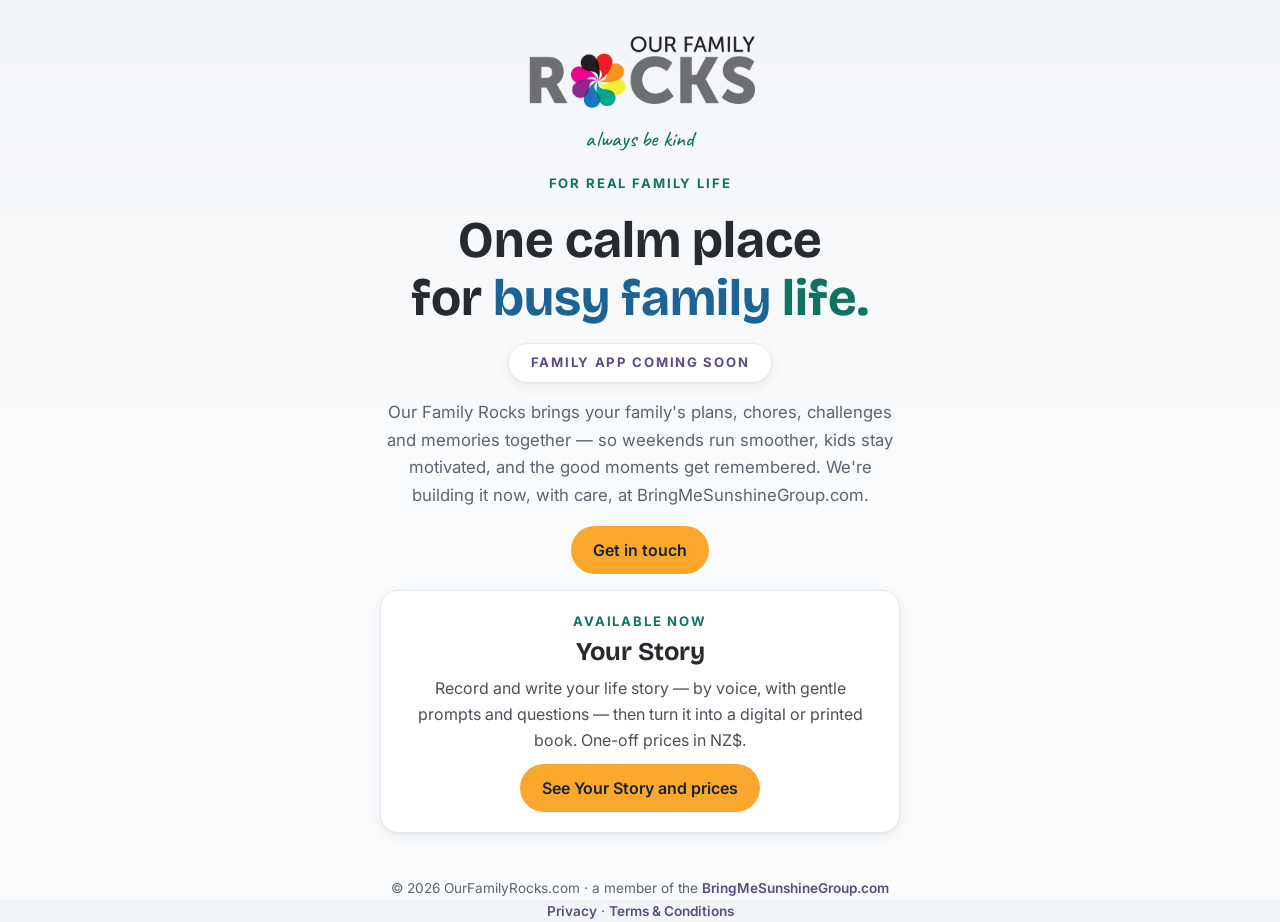
<file: index.html>
<!DOCTYPE html>
<html lang="en">
<head>
<meta charset="UTF-8">
<meta name="viewport" content="width=device-width, initial-scale=1.0, viewport-fit=cover">
<title>Our Family Rocks — coming soon</title>
<meta name="description" content="OurFamilyRocks.com — one calm place for busy family life: plans, chores, challenges and memories together. Coming soon. Part of the BringMeSunshineGroup.">
<link rel="icon" href="brand/assets/favicon-32.png" sizes="32x32">
<link rel="apple-touch-icon" href="brand/assets/apple-touch-icon-180.png">
<link rel="preconnect" href="https://fonts.googleapis.com">
<link rel="preconnect" href="https://fonts.gstatic.com" crossorigin>
<link href="https://fonts.googleapis.com/css2?family=Bricolage+Grotesque:opsz,wght@12..96,500;12..96,600;12..96,700&family=Inter:wght@400;500;600;700&display=swap" rel="stylesheet">
<link href="https://fonts.googleapis.com/css2?family=Caveat:wght@500;600&display=swap" rel="stylesheet">
<style>
  :root{
    --indigo:#5C4A82; --blue:#1C6396; --teal:#0F7362; --amber:#A4560C;
    --ink:#272B30; --slate:#5C6470; --bg:#FAFBFC; --line:#E6E9ED; --card:#ffffff;
    --hero-a:#F3F6F9; --r:18px;
    --shadow-s:0 1px 2px rgba(30,35,42,.05),0 4px 14px rgba(30,35,42,.06);
  }
  *{box-sizing:border-box;margin:0}
  html,body{height:100%}
  body{font-family:'Inter',sans-serif;color:var(--ink);line-height:1.65;
       background:linear-gradient(180deg,var(--hero-a) 0%,var(--bg) 55%);
       display:flex;flex-direction:column;align-items:center;
       min-height:100vh;text-align:center;padding:28px 22px}
  main{max-width:640px;display:flex;flex-direction:column;align-items:center;gap:16px}
  .logo{width:min(230px,60vw);height:auto}
  .eyebrow{color:var(--teal);font-weight:700;font-size:.82rem;letter-spacing:.14em;text-transform:uppercase}
  h1{font-family:'Bricolage Grotesque',sans-serif;font-weight:700;line-height:1.14;
     font-size:clamp(2rem,7vw,3.2rem);text-wrap:balance}
  h1 .b{color:var(--blue)} h1 .t{color:var(--teal)}
  .soon{background:var(--card);border:1px solid var(--line);border-radius:999px;box-shadow:var(--shadow-s);
        color:var(--indigo);padding:8px 22px;font-size:.82rem;letter-spacing:.13em;text-transform:uppercase;font-weight:700}
  p.body{color:var(--slate);max-width:48ch;font-size:1.05rem}
  footer{margin-top:44px;color:var(--slate);font-size:.85rem}
  footer a{color:var(--indigo);text-decoration:none;font-weight:600}
  footer a:hover{text-decoration:underline}
.kind-tag{display:block;font-family:'Caveat',cursive;font-size:1.35rem;font-weight:500;letter-spacing:.01em;color:var(--teal);margin-top:-4px}
  .ys-card{background:var(--card);border:1px solid var(--line);border-radius:var(--r);box-shadow:var(--shadow-s);padding:20px 22px;max-width:520px;text-align:center}
  .ys-card h2{font-family:'Bricolage Grotesque',sans-serif;font-weight:700;font-size:1.6rem;line-height:1.15;margin:4px 0 8px}
  .ys-card p{color:#4A5159;font-size:1rem;margin-bottom:10px} /* 8:1 on the card (AAA); the page slate is AA only */
  .ys-card p:last-child{margin-bottom:0}
main{margin:auto 0}
</style>
<link rel="canonical" href="https://ourfamilyrocks.com/">
<link rel="stylesheet" href="site-layout.css">
</head>
<body>

<main>
  <img class="logo" src="brand/assets/logo-wordmark.webp" alt="Our Family Rocks">
  <span id="kindTag" class="kind-tag">always be kind</span>
  <div class="eyebrow">For real family life</div>
  <h1>One calm place<br>for <span class="b">busy family</span> <span class="t">life.</span></h1>
  <span class="soon">Family app coming soon</span>
  <p class="body">Our Family Rocks brings your family's plans, chores, challenges and memories together —
  so weekends run smoother, kids stay motivated, and the good moments get remembered.
  We're building it now, with care, at BringMeSunshineGroup.com.</p>
<p><a class="contact-link" href="contact.html">Get in touch</a></p>
  <section class="ys-card" aria-labelledby="ys-h">
    <div class="eyebrow">Available now</div>
    <h2 id="ys-h">Your Story</h2>
    <p>Record and write your life story — by voice, with gentle prompts and questions — then turn it into a digital or printed book. One-off prices in NZ$.</p>
    <p><a class="contact-link" href="your-story.html">See Your Story and prices</a></p>
  </section></main>
<footer>© 2026 OurFamilyRocks.com · a member of the <a href="https://bringmesunshinegroup.com">BringMeSunshineGroup.com</a><nav aria-label="BMSG legal documents" class="bmsg-legal-links"><a href="https://bringmesunshinegroup.com/privacy.html">Privacy</a> · <a href="https://bringmesunshinegroup.com/terms.html">Terms &amp; Conditions</a></nav></footer>

<script>
(function(){
  var K={en:"always be kind",mi:"kia atawhai tonu",fr:"soyez toujours bienveillant",es:"s\u00e9 siempre amable",
  de:"sei immer freundlich",it:"sii sempre gentile",pt:"seja sempre gentil",nl:"wees altijd vriendelijk",
  sv:"var alltid sn\u00e4ll",nb:"v\u00e6r alltid snill",no:"v\u00e6r alltid snill",da:"v\u00e6r altid venlig",
  fi:"ole aina yst\u00e4v\u00e4llinen",pl:"b\u0105d\u017a zawsze \u017cyczliwy",cs:"bu\u010f v\u017edy laskav\u00fd",
  ro:"fii mereu bun",hu:"l\u00e9gy mindig kedves",el:"\u03bd\u03b1 \u03b5\u03af\u03c3\u03b1\u03b9 \u03c0\u03ac\u03bd\u03c4\u03b1 \u03b5\u03c5\u03b3\u03b5\u03bd\u03b9\u03ba\u03cc\u03c2",
  tr:"her zaman nazik ol",ru:"\u0432\u0441\u0435\u0433\u0434\u0430 \u0431\u0443\u0434\u044c \u0434\u043e\u0431\u0440\u044b\u043c",
  uk:"\u0437\u0430\u0432\u0436\u0434\u0438 \u0431\u0443\u0434\u044c \u0434\u043e\u0431\u0440\u0438\u043c",
  ar:"\u0643\u0646 \u0644\u0637\u064a\u0641\u064b\u0627 \u062f\u0627\u0626\u0645\u064b\u0627",
  he:"\u05d4\u05d9\u05d5 \u05ea\u05de\u05d9\u05d3 \u05d0\u05d3\u05d9\u05d1\u05d9\u05dd",
  hi:"\u0939\u092e\u0947\u0936\u093e \u0926\u092f\u093e\u0932\u0941 \u092c\u0928\u0947\u0902",
  th:"\u0e21\u0e35\u0e40\u0e21\u0e15\u0e15\u0e32\u0e40\u0e2a\u0e21\u0e2d",vi:"lu\u00f4n t\u1eed t\u1ebf",
  id:"selalu berbaik hati",ms:"sentiasa berbaik hati",fil:"laging maging mabait",tl:"laging maging mabait",
  ja:"\u3044\u3064\u3082\u89aa\u5207\u306b",ko:"\ud56d\uc0c1 \uce5c\uc808\ud558\uac8c",
  zh:"\u5e38\u6000\u5584\u610f",zhh:"\u5e38\u61f7\u5584\u610f",sm:"ia agalelei pea"};
  var RTL={ar:1,he:1};
  function pick(langs){
    for(var i=0;i<langs.length;i++){
      var l=String(langs[i]).toLowerCase();
      if(l.indexOf("zh")===0){return {t:(/tw|hk|mo|hant/.test(l)?K.zhh:K.zh),l:l,r:0};}
      var p=l.split("-")[0];
      if(K[p]) return {t:K[p],l:p,r:RTL[p]||0};
    }
    return {t:K.en,l:"en",r:0};
  }
  function apply(langs){
    var el=document.getElementById("kindTag"); if(!el) return;
    var m=pick(langs||navigator.languages||[navigator.language||"en"]);
    el.textContent=m.t; el.setAttribute("lang",m.l); el.setAttribute("dir",m.r?"rtl":"ltr");
  }
  window.__kindTag={set:apply};
  apply();
})();
</script>
<script src="site-layout.js" defer></script>
</body>
</html>
</file>
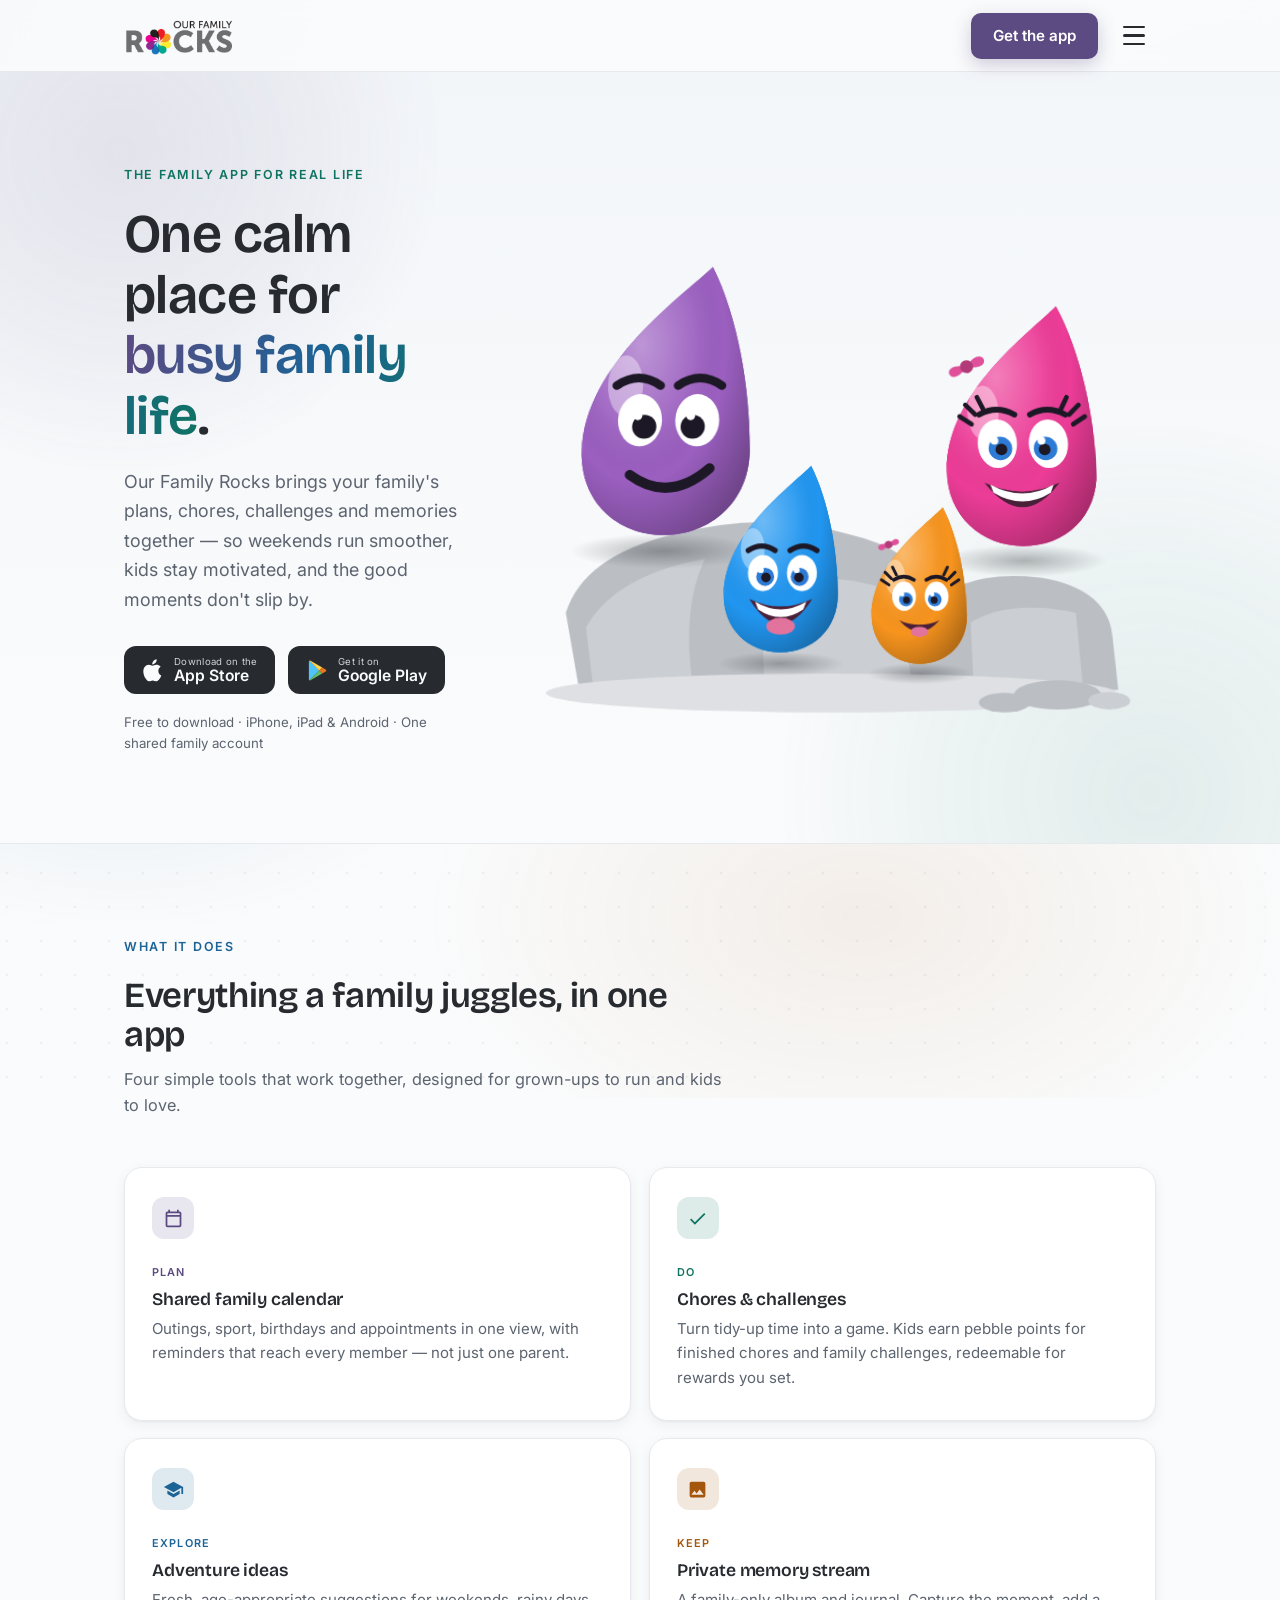
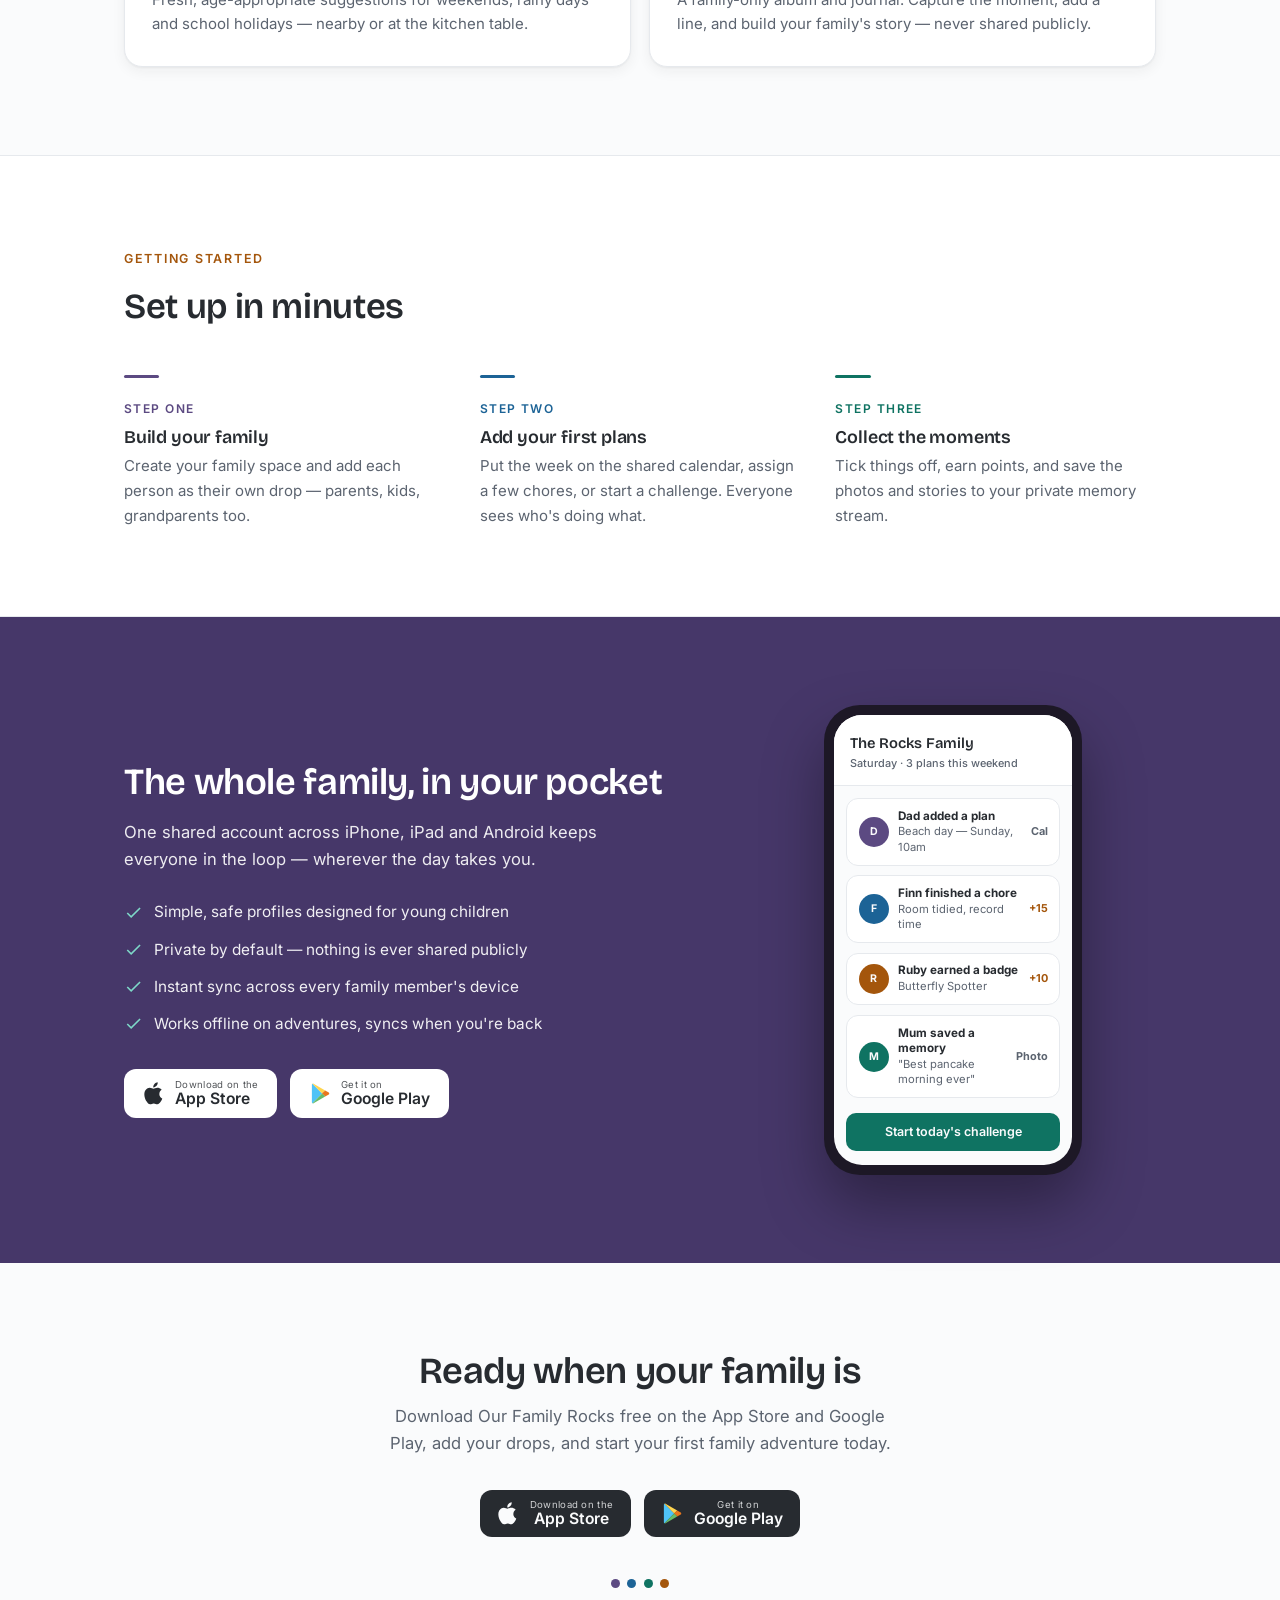
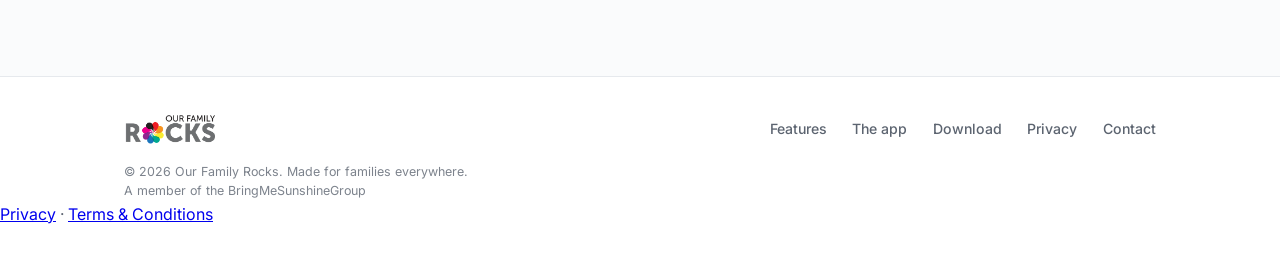
<file: full-landing/index.html>
<!DOCTYPE html>
<html lang="en">
<head>
<meta charset="UTF-8">
<meta name="viewport" content="width=device-width, initial-scale=1.0">
<link rel="icon" type="image/png" sizes="32x32" href="[data-uri]">
<link rel="apple-touch-icon" sizes="180x180" href="[data-uri]">
<title>Our Family Rocks — One calm place for busy family life</title>
<link rel="preconnect" href="https://fonts.googleapis.com">
<link rel="preconnect" href="https://fonts.gstatic.com" crossorigin>
<link href="https://fonts.googleapis.com/css2?family=Bricolage+Grotesque:opsz,wght@12..96,500;12..96,600;12..96,700&family=Inter:wght@400;500;600;700&display=swap" rel="stylesheet">
<style>
:root{
  --indigo:#5C4A82; --indigo-d:#463769;
  --blue:#1C6396;   --blue-d:#154C74;
  --teal:#0F7362;   --teal-d:#0B5A4D;
  --amber:#A4560C;  --amber-d:#7E420A;
  --ink:#272B30;
  --slate:#5C6470;
  --bg:#FAFBFC;
  --line:#E6E9ED;
  --card:#ffffff;
  --hero-a:#F3F6F9;
  --on-accent:#FFFFFF;
  --r:18px;
  --shadow-s:0 1px 2px rgba(30,35,42,.05),0 4px 14px rgba(30,35,42,.06);
  --shadow-m:0 2px 4px rgba(30,35,42,.06),0 14px 34px rgba(30,35,42,.10);
}
*{margin:0;padding:0;box-sizing:border-box}
html{scroll-behavior:smooth}
body{font-family:'Inter',sans-serif;color:var(--ink);background:var(--bg);transition:background .25s ease,color .25s ease;line-height:1.65;font-size:16px;overflow-x:hidden}
h1,h2,h3{font-family:'Bricolage Grotesque',sans-serif;line-height:1.12;letter-spacing:-.01em;color:var(--ink)}
.sec-head h2,.cta h2,.step h3,.feature h3{color:var(--ink)}
img{max-width:100%;display:block}
:focus-visible{outline:2.5px solid var(--blue);outline-offset:3px;border-radius:6px}

.wrap{max-width:1080px;margin:0 auto;padding:0 1.5rem}

/* ---------- Nav ---------- */
.nav{position:sticky;top:0;z-index:50;background:color-mix(in srgb,var(--bg) 90%,transparent);backdrop-filter:blur(10px);border-bottom:1px solid var(--line)}
.nav-inner{max-width:1080px;margin:0 auto;display:flex;align-items:center;justify-content:space-between;padding:.8rem 1.5rem}
.nav-logo img{height:38px;width:auto}
.nav-inner{position:relative}
.nav-right{display:flex;align-items:center;gap:.9rem}
.burger{width:44px;height:44px;border:none;background:transparent;cursor:pointer;display:flex;flex-direction:column;justify-content:center;align-items:center;gap:6px;border-radius:10px;transition:background .15s}
.burger:hover{background:color-mix(in srgb,var(--ink) 7%,transparent)}
.burger span{display:block;width:22px;height:2.5px;border-radius:2px;background:var(--ink);transition:transform .25s cubic-bezier(.2,.7,.3,1),opacity .2s}
.burger[aria-expanded="true"] span:nth-child(1){transform:translateY(8.5px) rotate(45deg)}
.burger[aria-expanded="true"] span:nth-child(2){opacity:0}
.burger[aria-expanded="true"] span:nth-child(3){transform:translateY(-8.5px) rotate(-45deg)}
.nav-menu{position:absolute;top:calc(100% + 8px);right:1.5rem;min-width:232px;background:var(--card);border:1px solid var(--line);border-radius:14px;box-shadow:var(--shadow-m);padding:.55rem;display:flex;flex-direction:column;gap:.15rem;z-index:60;opacity:0;transform:translateY(-8px);pointer-events:none;transition:opacity .22s ease,transform .22s cubic-bezier(.2,.7,.3,1)}
.nav-menu.open{opacity:1;transform:none;pointer-events:auto}
.nav-menu a{padding:.65rem .85rem;border-radius:9px;text-decoration:none;color:var(--ink);font-weight:500;font-size:.95rem;transition:background .15s}
.nav-menu a:hover{background:color-mix(in srgb,var(--ink) 7%,transparent)}
.nav-menu .theme-dots{padding:.7rem .85rem .35rem;border-top:1px solid var(--line);margin-top:.35rem}
.nav-menu .theme-dots .lbl{display:inline}
.btn{display:inline-flex;align-items:center;justify-content:center;font-family:'Inter',sans-serif;font-weight:600;text-decoration:none;border-radius:10px;padding:.65rem 1.35rem;font-size:.95rem;transition:background .15s,transform .15s;cursor:pointer;border:none}
.btn-primary{background:var(--indigo);color:var(--on-accent)}
.btn-primary:hover{background:var(--indigo-d);transform:translateY(-1px)}
.nav-cta{color:var(--on-accent)}
@media(max-width:560px){.nav-cta{display:none}.nav-menu{right:1rem}}

/* ---------- Hero ---------- */
.hero{border-bottom:1px solid var(--line);background:linear-gradient(180deg,var(--hero-a) 0%,var(--bg) 90%)}
.hero-inner{max-width:1080px;margin:0 auto;padding:clamp(3rem,7vw,5.5rem) 1.5rem;display:grid;grid-template-columns:.95fr 1.05fr;gap:clamp(2rem,5vw,4rem);align-items:center}
.eyebrow{display:inline-block;font-size:.78rem;font-weight:600;letter-spacing:.14em;text-transform:uppercase;color:var(--teal);margin-bottom:1.1rem}
.hero h1{font-size:clamp(2.1rem,4.6vw,3.4rem);font-weight:600;margin-bottom:1.2rem}
.hero h1 em{font-style:normal;color:var(--indigo)}
.lead{font-size:clamp(1rem,1.4vw,1.14rem);color:var(--slate);max-width:32rem;margin-bottom:2rem}
.store-row{display:flex;gap:.8rem;flex-wrap:wrap;align-items:center}
.store-badge{display:inline-flex;align-items:center;gap:.6rem;background:var(--ink);color:var(--bg);border-radius:12px;padding:.58rem 1.1rem;text-decoration:none;line-height:1.15;transition:transform .15s,background .15s}
.store-badge:hover{transform:translateY(-1px);background:color-mix(in srgb,var(--ink) 90%,var(--bg))}
.app-sec .store-badge{background:var(--card);color:var(--ink);border:1px solid color-mix(in srgb,#fff 30%,transparent)}
.app-sec .store-badge:hover{background:color-mix(in srgb,var(--card) 92%,#fff)}
.store-badge svg{width:23px;height:23px;flex:none}
.store-badge .s{display:block;font-size:.6rem;letter-spacing:.03em;opacity:.8}
.store-badge .b{display:block;font-weight:600;font-size:.98rem}
.hero-note{margin-top:1.1rem;font-size:.83rem;color:var(--slate)}
.hero-art{display:flex;justify-content:center}
.hero-art img{
  /* fluid: scales continuously with the viewport */
  width:clamp(300px, 48vw, 640px);
  max-width:100%;
  height:auto; /* full image scales fluidly, never cropped */
  filter:drop-shadow(0 20px 34px rgba(39,43,48,.16));
}
@media(prefers-reduced-motion:no-preference){
  .hero-art img{animation:settle .9s cubic-bezier(.2,.7,.3,1) both}
  @keyframes settle{from{opacity:0;transform:translateY(14px) scale(.985)}to{opacity:1;transform:none}}
}
@media(max-width:820px){
  .hero-inner{grid-template-columns:1fr;text-align:left}
  .hero-art{order:-1}
  .hero-art img{width:clamp(280px,86vw,560px)}
}

/* ---------- Sections ---------- */
section{padding:clamp(3.5rem,7vw,5.5rem) 0}
.sec-head{max-width:38rem;margin-bottom:clamp(2rem,4vw,3rem)}
.sec-head h2{font-size:clamp(1.6rem,3vw,2.2rem);font-weight:600;margin-bottom:.7rem}
.sec-head p{color:var(--slate);font-size:1.02rem}

/* Features */
.features{display:grid;grid-template-columns:repeat(2,1fr);gap:1.1rem}
.feature{background:var(--card);border:1px solid var(--line);border-radius:var(--r);padding:1.8rem 1.7rem;box-shadow:var(--shadow-s);transition:transform .18s,box-shadow .18s}
.feature:hover{transform:translateY(-3px);box-shadow:var(--shadow-m)}
.f-icon{width:42px;height:42px;border-radius:12px;display:flex;align-items:center;justify-content:center;margin-bottom:1.1rem;background:color-mix(in srgb,var(--c) 14%,var(--card))}
.f-icon svg{width:21px;height:21px;fill:var(--c)}
.feature h3{font-size:1.1rem;font-weight:600;margin-bottom:.45rem}
.feature p{font-size:.94rem;color:var(--slate)}
.feature .tag{display:inline-block;font-size:.68rem;font-weight:600;letter-spacing:.1em;text-transform:uppercase;color:var(--c);margin-bottom:.5rem}
@media(max-width:680px){.features{grid-template-columns:1fr}}

/* How */
.how{background:var(--card);border-top:1px solid var(--line);border-bottom:1px solid var(--line)}
.steps{display:grid;grid-template-columns:repeat(3,1fr);gap:2.2rem}
.step{position:relative;padding-top:1.2rem}
.step::before{content:'';position:absolute;top:0;left:0;width:2.2rem;height:3px;border-radius:2px;background:var(--c)}
.step .k{font-size:.75rem;font-weight:600;letter-spacing:.12em;text-transform:uppercase;color:var(--c)}
.step h3{font-size:1.12rem;font-weight:600;margin:.4rem 0 .45rem}
.step p{font-size:.94rem;color:var(--slate)}
@media(max-width:760px){.steps{grid-template-columns:1fr;gap:1.8rem}}

/* App */
.app-sec{background:var(--indigo-d);color:#fff}
.app-grid{display:grid;grid-template-columns:1fr .72fr;gap:clamp(2rem,5vw,4rem);align-items:center}
.app-copy h2{font-size:clamp(1.7rem,3vw,2.3rem);font-weight:600;color:#fff;margin-bottom:1rem}
.app-copy p{color:rgba(255,255,255,.9);font-size:1.04rem;max-width:30rem;margin-bottom:1.6rem}
.check-list{list-style:none;display:grid;gap:.75rem;margin-bottom:2rem}
.check-list li{display:flex;gap:.7rem;align-items:flex-start;font-size:.96rem;color:rgba(255,255,255,.92)}
.check-list svg{width:19px;height:19px;flex:none;margin-top:.2rem;fill:#7ED8C8}
.phone{width:min(258px,80%);margin:0 auto;background:#1D1826;border-radius:36px;padding:10px;box-shadow:0 30px 60px rgba(0,0,0,.35)}
.screen{background:var(--bg);border-radius:28px;overflow:hidden;color:var(--ink)}
.screen-top{background:var(--card);padding:.95rem 1rem .75rem;border-bottom:1px solid var(--line)}
.screen-top .t{font-family:'Bricolage Grotesque',sans-serif;font-weight:600;font-size:.92rem}
.screen-top .d{font-size:.68rem;color:var(--slate);font-weight:500}
.feed{padding:.75rem;display:grid;gap:.6rem}
.feed-item{background:var(--card);border:1px solid var(--line);border-radius:12px;padding:.62rem .7rem;display:flex;gap:.6rem;align-items:center}
.av{width:30px;height:30px;flex:none;border-radius:50%;display:flex;align-items:center;justify-content:center;font-size:.66rem;font-weight:700;color:var(--bg)}
.feed-item .tx{font-size:.7rem;line-height:1.35;color:var(--slate)}
.feed-item .tx b{display:block;font-size:.73rem;color:var(--ink)}
.feed-item .pts{margin-left:auto;font-size:.68rem;font-weight:700;color:var(--amber);white-space:nowrap}
.screen-cta{margin:.15rem .75rem .85rem;background:var(--teal);color:var(--bg);text-align:center;border-radius:10px;padding:.55rem;font-weight:600;font-size:.78rem}
@media(max-width:820px){.app-grid{grid-template-columns:1fr}.phone{margin-top:.5rem}}

/* CTA */
.cta{text-align:center}
.cta h2{font-size:clamp(1.7rem,3vw,2.3rem);font-weight:600;margin-bottom:.7rem}
.cta p{max-width:32rem;margin:0 auto 2rem;color:var(--slate);font-size:1.04rem}
.cta .store-row{justify-content:center}
.cta-marks{display:flex;justify-content:center;gap:.45rem;margin-top:2.6rem}
.cta-marks span{width:9px;height:9px;border-radius:50%}

/* Footer */
footer{background:var(--card);border-top:1px solid var(--line);padding:2.2rem 0;color:var(--slate)}
.foot{display:flex;justify-content:space-between;align-items:center;gap:1.2rem;flex-wrap:wrap}
.foot img{height:32px;width:auto}
.foot nav{display:flex;gap:1.6rem;font-size:.88rem;font-weight:500}
.foot a{text-decoration:none;color:var(--slate)}
.foot a:hover{color:var(--ink)}
.foot .legal{width:100%}
.foot .legal small{display:block;font-size:.78rem;opacity:.8;line-height:1.5;margin:0}
.foot .group-line a{color:inherit;font-size:inherit;text-decoration:none;cursor:pointer}
.foot .group-line a:hover,.foot .group-line a:focus-visible{text-decoration:underline;text-underline-offset:2px;color:var(--ink)}

/* ---------- Colour themes (all pairs WCAG AA verified) ---------- */
html[data-theme="forest"]{
  --indigo:#3B6A3D;--indigo-d:#2C5130;--blue:#1C6396;--teal:#0F7362;--amber:#8A5A00;
  --bg:#F6F8F1;--card:#FFFFFF;--line:#E2E7D8;--ink:#232A1E;--slate:#59634F;--hero-a:#EBF0E2;--on-accent:#FFFFFF}
html[data-theme="sunset"]{
  --indigo:#9C3F16;--indigo-d:#7A300F;--blue:#8A5A00;--teal:#9C500A;--amber:#7D4A00;
  --bg:#FBF5EC;--card:#FFFDF8;--line:#ECE0CF;--ink:#2F2418;--slate:#6E5C49;--hero-a:#F5E9D8;--on-accent:#FFFFFF}
html[data-theme="night"]{
  --indigo:#578FBB;--indigo-d:#22303B;--blue:#77B4DF;--teal:#5BC0AA;--amber:#E0A360;
  --bg:#14181C;--card:#1C2228;--line:#2B333B;--ink:#E9ECEF;--slate:#A6AFB8;--hero-a:#1A2129;--on-accent:#14181C}
html[data-theme="night"] .hero-art img{filter:drop-shadow(0 20px 34px rgba(0,0,0,.5))}
html[data-theme="night"] .feature,html[data-theme="night"] .phone .screen{box-shadow:none}
.theme-dots{display:flex;gap:.45rem;align-items:center}
.theme-dots .lbl{font-size:.72rem;font-weight:600;letter-spacing:.06em;text-transform:uppercase;color:var(--slate);margin-right:.15rem}
.theme-dots button{width:20px;height:20px;border-radius:50%;border:2px solid var(--card);box-shadow:0 0 0 1px var(--line);cursor:pointer;padding:0;transition:transform .12s}
.theme-dots button:hover{transform:scale(1.15)}
.theme-dots button[aria-pressed="true"]{box-shadow:0 0 0 2px var(--ink)}
.dot-ocean{background:#5C4A82}.dot-forest{background:#3B6A3D}.dot-sunset{background:#9C3F16}.dot-night{background:#14181C}
@media(max-width:720px){.theme-dots .lbl{display:none}}

/* ---------- Arty animated site backdrop (fixed, behind everything) ---------- */
body::before,body::after{content:'';position:fixed;inset:-22%;z-index:-1;pointer-events:none}
body::before{background:
  radial-gradient(38% 30% at 12% 16%, color-mix(in srgb,var(--indigo) 10%,transparent), transparent 70%),
  radial-gradient(30% 26% at 86% 28%, color-mix(in srgb,var(--teal) 9%,transparent), transparent 70%),
  radial-gradient(34% 30% at 62% 86%, color-mix(in srgb,var(--amber) 8%,transparent), transparent 70%),
  radial-gradient(26% 22% at 22% 72%, color-mix(in srgb,var(--blue) 8%,transparent), transparent 70%)}
body::after{background-image:radial-gradient(color-mix(in srgb,var(--slate) 20%,transparent) 1.5px, transparent 1.6px);background-size:34px 34px;opacity:.35}

/* ---------- Upmarket polish: ambient hero, reveals, micro-interactions ---------- */
.hero{position:relative;overflow:hidden}
/* soft ambient washes — pure radial gradients (NO filter:blur — it stalls low-end renderers) */
.hero::before,.hero::after{content:'';position:absolute;border-radius:50%;opacity:.5;pointer-events:none;z-index:0;will-change:transform}
.hero::before{width:640px;height:640px;left:-200px;top:-240px;background:radial-gradient(circle,color-mix(in srgb,var(--indigo) 22%,transparent) 0%,color-mix(in srgb,var(--indigo) 10%,transparent) 45%,transparent 72%)}
.hero::after{width:740px;height:740px;right:-240px;bottom:-320px;background:radial-gradient(circle,color-mix(in srgb,var(--teal) 20%,transparent) 0%,color-mix(in srgb,var(--teal) 9%,transparent) 45%,transparent 72%)}
html[data-theme="night"] .hero::before,html[data-theme="night"] .hero::after{opacity:.28}
.hero-inner{position:relative;z-index:1}
.hero h1 em{background:linear-gradient(100deg,var(--indigo),var(--blue) 55%,var(--teal));-webkit-background-clip:text;background-clip:text;-webkit-text-fill-color:transparent}
@supports not (background-clip:text){.hero h1 em{color:var(--indigo);-webkit-text-fill-color:currentColor}}
.nav-menu a{position:relative}
.btn-primary{box-shadow:0 6px 18px color-mix(in srgb,var(--indigo) 28%,transparent)}
.btn-primary:hover{box-shadow:0 10px 24px color-mix(in srgb,var(--indigo) 38%,transparent)}
.feature{position:relative;overflow:hidden}
.feature::before{content:'';position:absolute;top:0;left:0;right:100%;height:3px;background:var(--c);transition:right .28s ease}
.feature:hover::before,.feature:focus-within::before{right:0}
.feature .f-icon{transition:transform .25s cubic-bezier(.34,1.56,.64,1)}
.feature:hover .f-icon{transform:scale(1.12) rotate(-4deg)}
.step::before{transition:width .3s ease}
.step:hover::before{width:3.4rem}
.reveal{opacity:0;transform:translateY(22px);transition:opacity .7s ease,transform .7s cubic-bezier(.2,.7,.3,1);transition-delay:var(--rd,0s)}
.reveal.in{opacity:1;transform:none}
@media(prefers-reduced-motion:no-preference){
  .hero::before{animation:drift1 16s ease-in-out infinite alternate}
  .hero::after{animation:drift2 19s ease-in-out infinite alternate}
  @keyframes drift1{from{transform:translate(0,0) scale(1)}to{transform:translate(60px,40px) scale(1.12)}}
  @keyframes drift2{from{transform:translate(0,0) scale(1.08)}to{transform:translate(-70px,-30px) scale(1)}}
  .hero-art img{animation:settle .9s cubic-bezier(.2,.7,.3,1) both,heroFloat 7s ease-in-out 1.4s infinite}
  @keyframes heroFloat{0%,100%{transform:translateY(0)}50%{transform:translateY(-10px)}}
  .hero .eyebrow,.hero h1,.hero .lead,.hero .store-row,.hero .hero-note{animation:rise .7s cubic-bezier(.2,.7,.3,1) both}
  .hero h1{animation-delay:.08s}.hero .lead{animation-delay:.16s}.hero .store-row{animation-delay:.26s}.hero .hero-note{animation-delay:.34s}
  @keyframes rise{from{opacity:0;transform:translateY(16px)}to{opacity:1;transform:none}}
  .phone{animation:heroFloat 8s ease-in-out infinite}
  .cta-marks span{animation:markPulse 2.6s ease-in-out infinite}
  .cta-marks span:nth-child(2){animation-delay:.35s}.cta-marks span:nth-child(3){animation-delay:.7s}.cta-marks span:nth-child(4){animation-delay:1.05s}
  @keyframes markPulse{0%,100%{transform:scale(1);opacity:.85}50%{transform:scale(1.35);opacity:1}}
}
/* ---------- The Rocks family: 3-D drop scene (replaces the flat hero bitmap) ---------- */
.drop-scene{position:relative;width:clamp(300px,48vw,640px);max-width:100%;aspect-ratio:640/520;perspective:900px}
.scene-inner{position:absolute;inset:0;transform-style:preserve-3d;transform:rotateX(var(--rx,7deg)) rotateY(var(--ryy,0deg));transition:transform .18s ease-out}
.rocks{position:absolute;left:0;right:0;bottom:0;width:100%;height:48%}
.rk{fill:color-mix(in srgb,var(--slate) 30%,var(--bg))}
.rk2{fill:color-mix(in srgb,var(--slate) 40%,var(--bg))}
.rk3{fill:color-mix(in srgb,var(--slate) 18%,var(--bg))}
.drop{position:absolute;transform:translate3d(var(--px,0),var(--py,0),0)}
/* bright character colours from the original artwork (deliberately NOT theme vars) */
.d-dad {left:5%;  bottom:32%;width:36%;color:#9B5FC0}
.d-mum {right:3%; bottom:30%;width:32%;color:#EC3C97}
.d-finn{left:30%; bottom:10%;width:24%;color:#2196F0}
.d-ruby{right:26%;bottom:8%; width:20%;color:#F7941E}
.dancer{position:relative;width:100%}
/* solid 3-D body: front face + plain back face + darker core (the visible "side" edge-on) */
.spinner{position:relative;width:100%;transform-style:preserve-3d}
.drop svg{display:block;width:100%;height:auto;transition:transform .22s cubic-bezier(.34,1.56,.64,1)}
.drop svg.front{position:relative;transform:translateZ(7px);backface-visibility:hidden}
.drop svg.back{position:absolute;inset:0;transform:rotateY(180deg) translateZ(7px);backface-visibility:hidden}
.drop svg.core{position:absolute;inset:0;transform:translateZ(0px)}
.drop:hover svg.front{transform:translateZ(7px) scale(1.08,.92)}
.drop:hover svg.back{transform:rotateY(180deg) translateZ(7px) scale(1.08,.92)}
.drop:hover svg.core{transform:translateZ(0px) scale(1.08,.92)}
.drop .body{fill:currentColor}
.drop .shade{pointer-events:none}
.drop .coretint{fill:#000;opacity:.18}
.drop .hl{fill:#fff;opacity:.38}
.drop .sclera{fill:#fff}
.drop .iris{fill:#2E7BD6}
.drop .pupil{fill:#1d1826}
.drop .sparkle{fill:#fff}
.drop .brow,.drop .lash{stroke:#1d1826;fill:none;stroke-linecap:round;stroke-width:3}
.drop .lash{stroke-width:2.4}
.drop .mouth-line{stroke:#1d1826;stroke-width:4.5;fill:none;stroke-linecap:round}
.drop .m-open{fill:#4a2038}
.drop .teeth{fill:#fff}
.drop .tongue{fill:#e2739c}
.drop .bow path{fill:#E0509A}
.drop .bow circle{fill:#B23A78}
.drop .eye,.drop .mouth{transform-box:fill-box;transform-origin:center}
.drop .shadow{position:absolute;left:8%;right:8%;bottom:-7%;height:12%;border-radius:50%;background:radial-gradient(ellipse,rgba(20,24,28,.30),transparent 70%)}
@media(prefers-reduced-motion:no-preference){
  .drop{animation:dropIn .7s cubic-bezier(.34,1.56,.64,1) var(--bd,0s) backwards}
  @keyframes dropIn{from{opacity:0;transform:translate3d(var(--px,0),calc(var(--py,0px) - 70px),0) scale(.7)}to{opacity:1;transform:translate3d(var(--px,0),var(--py,0),0) scale(1)}}
  .drop .bobber{animation:bob var(--dur,5s) ease-in-out calc(var(--bd,0s) + .7s) infinite}
  @keyframes bob{0%,100%{transform:translateY(0) rotate(-2deg)}50%{transform:translateY(-8%) rotate(2.5deg)}}
  .drop .shadow{animation:shPulse var(--dur,5s) ease-in-out calc(var(--bd,0s) + .7s) infinite}
  @keyframes shPulse{0%,100%{transform:scale(1);opacity:1}50%{transform:scale(.82);opacity:.6}}
  .drop .eye.wink{animation:wink 12s ease-in-out var(--wd,4s) infinite}
  @keyframes wink{0%,92%,100%{transform:scaleY(1)}94.5%,96.5%{transform:scaleY(.08)}}
  .drop .mouth{animation:mouthMove 5.4s ease-in-out var(--bd,0s) infinite}
  @keyframes mouthMove{0%,100%{transform:scaleY(1)}50%{transform:scaleY(1.12) scaleX(1.03)}}
  /* random 360° spins — JS adds .spin now and again; keyframes start AND end at identity,
     and the class is removed on animationend, so faces always face forward when not spinning */
  .drop .spinner.spin{animation:spin360 2.2s cubic-bezier(.45,.05,.35,1) 1}
  @keyframes spin360{0%{transform:perspective(620px) rotateY(0deg)}100%{transform:perspective(620px) rotateY(360deg)}}
  /* arty site-wide backdrop drift */
  body::before{animation:bgDrift 55s ease-in-out infinite alternate}
  @keyframes bgDrift{to{transform:translate(3%,2%) scale(1.06)}}
  body::after{animation:dotPan 90s linear infinite}
  @keyframes dotPan{to{background-position:340px 170px}}
  /* the dance: kids orbit around each other (passing in front/behind), parents sway along */
  .d-finn .dancer{animation:danceBoy 16s ease-in-out calc(var(--bd,0s) + 1.4s) infinite}
  @keyframes danceBoy{0%,100%{transform:translate(0,0) scale(1)}25%{transform:translate(55%,-7%) scale(1.07)}50%{transform:translate(108%,0) scale(1)}75%{transform:translate(52%,6%) scale(.9)}}
  .d-ruby .dancer{animation:danceGirl 16s ease-in-out calc(var(--bd,0s) + .84s) infinite}
  @keyframes danceGirl{0%,100%{transform:translate(0,0) scale(1)}25%{transform:translate(-65%,6%) scale(.9)}50%{transform:translate(-128%,0) scale(1)}75%{transform:translate(-62%,-7%) scale(1.07)}}
  .d-dad .dancer{animation:danceSwayL 17s ease-in-out calc(var(--bd,0s) + 1.4s) infinite}
  @keyframes danceSwayL{0%,100%{transform:translate(0,0) rotate(0deg)}30%{transform:translate(8%,-2%) rotate(2deg)}65%{transform:translate(-4%,1%) rotate(-2deg)}}
  .d-mum .dancer{animation:danceSwayR 17s ease-in-out calc(var(--bd,0s) + 1.4s) infinite}
  @keyframes danceSwayR{0%,100%{transform:translate(0,0) rotate(0deg)}30%{transform:translate(-8%,-2%) rotate(-2deg)}65%{transform:translate(4%,1%) rotate(2deg)}}
}
@media(max-width:820px){.hero-art .drop-scene{width:clamp(280px,86vw,560px)}}

@media(prefers-reduced-motion:reduce){*{animation:none!important;transition:none!important}}
</style>
</head>
<body>

<header class="nav">
  <div class="nav-inner">
    <a class="nav-logo" href="#top" aria-label="Our Family Rocks home">
      <img src="[data-uri]" alt="Our Family Rocks logo">
    </a>
    <div class="nav-right">
      <a class="btn btn-primary nav-cta" href="#download">Get the app</a>
      <button type="button" class="burger" aria-label="Open menu" aria-expanded="false" aria-controls="nav-menu">
        <span></span><span></span><span></span>
      </button>
    </div>
    <div class="nav-menu" id="nav-menu">
      <a href="#features">Features</a>
      <a href="#how">How it works</a>
      <a href="#app">The app</a>
      <a href="#download">Download</a>
      <div class="theme-dots" role="group" aria-label="Choose a colour palette">
        <span class="lbl">Theme</span>
        <button type="button" class="dot-ocean" data-theme="ocean" title="Ocean" aria-label="Ocean palette" aria-pressed="true"></button>
        <button type="button" class="dot-forest" data-theme="forest" title="Forest" aria-label="Forest palette" aria-pressed="false"></button>
        <button type="button" class="dot-sunset" data-theme="sunset" title="Sunset" aria-label="Sunset palette" aria-pressed="false"></button>
        <button type="button" class="dot-night" data-theme="night" title="Night" aria-label="Night palette" aria-pressed="false"></button>
      </div>
    </div>
  </div>
</header>

<main id="top">
<!-- HERO -->
<div class="hero">
  <div class="hero-inner">
    <div>
      <span class="eyebrow">The family app for real life</span>
      <h1>One calm place for <em>busy family life</em>.</h1>
      <p class="lead">Our Family Rocks brings your family's plans, chores, challenges and memories together — so weekends run smoother, kids stay motivated, and the good moments don't slip by.</p>
      <div class="store-row">
        <a class="store-badge" href="#download">
          <svg viewBox="0 0 24 24" fill="currentColor" aria-hidden="true"><path d="M17.05 12.54c-.03-2.9 2.37-4.29 2.48-4.36-1.35-1.98-3.46-2.25-4.21-2.28-1.79-.18-3.5 1.05-4.4 1.05-.91 0-2.31-1.03-3.8-1-1.95.03-3.75 1.14-4.76 2.88-2.03 3.52-.52 8.73 1.46 11.59.97 1.4 2.12 2.97 3.63 2.91 1.46-.06 2.01-.94 3.77-.94 1.76 0 2.26.94 3.8.91 1.57-.03 2.57-1.42 3.53-2.83 1.11-1.62 1.57-3.19 1.6-3.27-.04-.02-3.06-1.17-3.1-4.66zM14.14 4.01c.8-.97 1.34-2.32 1.19-3.67-1.15.05-2.55.77-3.38 1.74-.74.86-1.39 2.23-1.22 3.55 1.29.1 2.6-.65 3.41-1.62z"/></svg>
          <span><span class="s">Download on the</span><span class="b">App Store</span></span>
        </a>
        <a class="store-badge" href="#download">
          <svg viewBox="0 0 24 24" aria-hidden="true"><path fill="#4FC3F7" d="M3.6 1.8 13.7 12 3.6 22.2c-.37-.2-.6-.6-.6-1.1V2.9c0-.5.23-.9.6-1.1z"/><path fill="#FFD54F" d="m16.9 8.8-3.2 3.2L3.6 1.8c.15-.08.32-.13.5-.13.22 0 .45.06.66.18L16.9 8.8z"/><path fill="#E8761C" d="M20.6 10.9c.7.4.7 1.8 0 2.2l-3.7 2.1-3.4-3.2 3.4-3.2 3.7 2.1z"/><path fill="#66BB6A" d="m16.9 15.2-12.14 6.95c-.21.12-.44.18-.66.18-.18 0-.35-.05-.5-.13L13.7 12l3.2 3.2z"/></svg>
          <span><span class="s">Get it on</span><span class="b">Google Play</span></span>
        </a>
      </div>
      <p class="hero-note">Free to download · iPhone, iPad &amp; Android · One shared family account</p>
    </div>
    <div class="hero-art">
      <div class="drop-scene" role="img" aria-label="The Rocks family — ma, pa, a boy and a girl water-drop, smiling and dancing on a pile of grey rocks">
        <div class="scene-inner">
          <svg class="rocks" viewBox="0 0 640 260" aria-hidden="true" preserveAspectRatio="xMidYMax meet">
            <path class="rk rk2" d="M55 235 L38 155 Q55 95 150 72 Q250 45 340 72 Q410 88 428 135 L438 235 Z"/>
            <path class="rk rk1" d="M70 235 L60 170 Q90 115 185 98 Q160 150 175 235 Z"/>
            <path class="rk rk1" d="M250 235 L245 130 Q310 105 395 135 L405 235 Z"/>
            <path class="rk rk2" d="M430 235 L426 150 Q460 108 545 118 Q615 130 618 180 L622 235 Z"/>
            <path class="rk rk1" d="M470 235 L468 165 Q510 140 580 155 L585 235 Z"/>
            <ellipse class="rk rk3" cx="320" cy="238" rx="300" ry="20"/>
            <ellipse class="rk rk2" cx="558" cy="240" rx="46" ry="15"/>
            <ellipse class="rk rk1" cx="612" cy="246" rx="22" ry="9"/>
            <ellipse class="rk rk2" cx="502" cy="248" rx="27" ry="10"/>
          </svg>
          <div class="drop d-dad" data-depth="0.5" style="--dur:5.4s;--bd:.2s;--wd:5s;--spdel:4.5s">
            <div class="dancer"><span class="shadow"></span>
            <div class="bobber"><div class="spinner"><svg class="front" viewBox="0 0 100 132" aria-hidden="true">
              <defs><radialGradient id="shadeA" cx="34%" cy="30%" r="82%"><stop offset="0%" stop-color="#fff" stop-opacity=".34"/><stop offset="38%" stop-color="#fff" stop-opacity=".08"/><stop offset="62%" stop-color="#000" stop-opacity="0"/><stop offset="100%" stop-color="#000" stop-opacity=".3"/></radialGradient></defs>
              <path class="body" d="M70 2 C56 16 12 48 12 88 C12 111 29 126 50 126 C71 126 88 111 88 88 C88 60 82 26 70 2 Z"/>
              <path class="shade" fill="url(#shadeA)" d="M70 2 C56 16 12 48 12 88 C12 111 29 126 50 126 C71 126 88 111 88 88 C88 60 82 26 70 2 Z"/>
              <ellipse class="hl" cx="31" cy="58" rx="8" ry="14"/>
              <g class="face">
                <path class="brow" style="stroke-width:4" d="M27 58 Q37 51 47 58"/>
                <path class="brow" style="stroke-width:4" d="M55 58 Q65 51 75 58"/>
                <g class="eye"><ellipse class="sclera" cx="38" cy="74" rx="10" ry="12"/><circle class="pupil" cx="40" cy="77" r="5.5"/><circle class="sparkle" cx="37" cy="72" r="2"/></g>
                <g class="eye wink"><ellipse class="sclera" cx="64" cy="74" rx="10" ry="12"/><circle class="pupil" cx="62" cy="77" r="5.5"/><circle class="sparkle" cx="61" cy="72" r="2"/></g>
                <g class="mouth"><path class="mouth-line" d="M34 99 Q52 112 70 96"/></g>
              </g>
            </svg><svg class="back" viewBox="0 0 100 132" aria-hidden="true"><path class="body" d="M70 2 C56 16 12 48 12 88 C12 111 29 126 50 126 C71 126 88 111 88 88 C88 60 82 26 70 2 Z"/><path fill="url(#shadeA)" d="M70 2 C56 16 12 48 12 88 C12 111 29 126 50 126 C71 126 88 111 88 88 C88 60 82 26 70 2 Z"/><ellipse class="hl" cx="31" cy="58" rx="8" ry="14"/></svg><svg class="core" viewBox="0 0 100 132" aria-hidden="true"><path class="body" d="M70 2 C56 16 12 48 12 88 C12 111 29 126 50 126 C71 126 88 111 88 88 C88 60 82 26 70 2 Z"/><path class="coretint" d="M70 2 C56 16 12 48 12 88 C12 111 29 126 50 126 C71 126 88 111 88 88 C88 60 82 26 70 2 Z"/></svg></div></div></div>
          </div>
          <div class="drop d-mum" data-depth="0.7" style="--dur:5.9s;--bd:.8s;--wd:9s;--spdel:6.5s">
            <div class="dancer"><span class="shadow"></span>
            <div class="bobber"><div class="spinner"><svg class="front" viewBox="0 0 100 132" aria-hidden="true">
              <defs><radialGradient id="shadeB" cx="34%" cy="30%" r="82%"><stop offset="0%" stop-color="#fff" stop-opacity=".34"/><stop offset="38%" stop-color="#fff" stop-opacity=".08"/><stop offset="62%" stop-color="#000" stop-opacity="0"/><stop offset="100%" stop-color="#000" stop-opacity=".3"/></radialGradient></defs>
              <path class="body" d="M70 2 C56 16 12 48 12 88 C12 111 29 126 50 126 C71 126 88 111 88 88 C88 60 82 26 70 2 Z"/>
              <path class="shade" fill="url(#shadeB)" d="M70 2 C56 16 12 48 12 88 C12 111 29 126 50 126 C71 126 88 111 88 88 C88 60 82 26 70 2 Z"/>
              <ellipse class="hl" cx="31" cy="58" rx="8" ry="14"/>
              <g class="bow" transform="translate(23 34) rotate(-24)"><path d="M0 0 C-13 -9 -13 9 0 0 Z"/><path d="M0 0 C13 -9 13 9 0 0 Z"/><circle r="3.4"/></g>
              <g class="face">
                <path class="lash" d="M25 64 L19 60 M27 59 L22 54 M31 56 L28 50"/>
                <path class="lash" d="M77 64 L83 60 M75 59 L80 54 M71 56 L74 50"/>
                <path class="brow" d="M29 59 Q38 54 47 59"/>
                <path class="brow" d="M55 59 Q64 54 73 59"/>
                <g class="eye"><ellipse class="sclera" cx="38" cy="74" rx="10" ry="12.5"/><circle class="iris" cx="39.5" cy="76.5" r="6"/><circle class="pupil" cx="40" cy="77" r="3"/><circle class="sparkle" cx="36.5" cy="72.5" r="2"/></g>
                <g class="eye wink"><ellipse class="sclera" cx="64" cy="74" rx="10" ry="12.5"/><circle class="iris" cx="62.5" cy="76.5" r="6"/><circle class="pupil" cx="62" cy="77" r="3"/><circle class="sparkle" cx="60.5" cy="72.5" r="2"/></g>
                <g class="mouth"><path class="m-open" d="M31 94 Q50 119 69 94 Q50 103 31 94 Z"/><path class="teeth" d="M34 95 Q50 104 66 95 L64.5 99 Q50 108 35.5 99 Z"/></g>
              </g>
            </svg><svg class="back" viewBox="0 0 100 132" aria-hidden="true"><path class="body" d="M70 2 C56 16 12 48 12 88 C12 111 29 126 50 126 C71 126 88 111 88 88 C88 60 82 26 70 2 Z"/><path fill="url(#shadeB)" d="M70 2 C56 16 12 48 12 88 C12 111 29 126 50 126 C71 126 88 111 88 88 C88 60 82 26 70 2 Z"/><ellipse class="hl" cx="31" cy="58" rx="8" ry="14"/></svg><svg class="core" viewBox="0 0 100 132" aria-hidden="true"><path class="body" d="M70 2 C56 16 12 48 12 88 C12 111 29 126 50 126 C71 126 88 111 88 88 C88 60 82 26 70 2 Z"/><path class="coretint" d="M70 2 C56 16 12 48 12 88 C12 111 29 126 50 126 C71 126 88 111 88 88 C88 60 82 26 70 2 Z"/></svg></div></div></div>
          </div>
          <div class="drop d-finn" data-depth="1.3" style="--dur:4.6s;--bd:.45s;--wd:7s;--spdel:2.5s">
            <div class="dancer"><span class="shadow"></span>
            <div class="bobber"><div class="spinner"><svg class="front" viewBox="0 0 100 132" aria-hidden="true">
              <defs><radialGradient id="shadeC" cx="34%" cy="30%" r="82%"><stop offset="0%" stop-color="#fff" stop-opacity=".34"/><stop offset="38%" stop-color="#fff" stop-opacity=".08"/><stop offset="62%" stop-color="#000" stop-opacity="0"/><stop offset="100%" stop-color="#000" stop-opacity=".3"/></radialGradient></defs>
              <path class="body" d="M70 2 C56 16 12 48 12 88 C12 111 29 126 50 126 C71 126 88 111 88 88 C88 60 82 26 70 2 Z"/>
              <path class="shade" fill="url(#shadeC)" d="M70 2 C56 16 12 48 12 88 C12 111 29 126 50 126 C71 126 88 111 88 88 C88 60 82 26 70 2 Z"/>
              <ellipse class="hl" cx="31" cy="58" rx="8" ry="14"/>
              <g class="face">
                <path class="brow" style="stroke-width:3.5" d="M28 59 Q37 53 46 59"/>
                <path class="brow" style="stroke-width:3.5" d="M56 59 Q65 53 74 59"/>
                <g class="eye"><ellipse class="sclera" cx="38" cy="74" rx="10" ry="12"/><circle class="iris" cx="39.5" cy="76.5" r="6"/><circle class="pupil" cx="40" cy="77" r="3.2"/><circle class="sparkle" cx="36.5" cy="72" r="2"/></g>
                <g class="eye wink"><ellipse class="sclera" cx="64" cy="74" rx="10" ry="12"/><circle class="iris" cx="62.5" cy="76.5" r="6"/><circle class="pupil" cx="62" cy="77" r="3.2"/><circle class="sparkle" cx="60.5" cy="72" r="2"/></g>
                <g class="mouth"><path class="m-open" d="M29 91 Q50 124 71 91 Q50 101 29 91 Z"/><path class="teeth" d="M33 93 Q50 103 67 93 L65 98 Q50 108 35 98 Z"/><ellipse class="tongue" cx="50" cy="109" rx="9.5" ry="5.5"/></g>
              </g>
            </svg><svg class="back" viewBox="0 0 100 132" aria-hidden="true"><path class="body" d="M70 2 C56 16 12 48 12 88 C12 111 29 126 50 126 C71 126 88 111 88 88 C88 60 82 26 70 2 Z"/><path fill="url(#shadeC)" d="M70 2 C56 16 12 48 12 88 C12 111 29 126 50 126 C71 126 88 111 88 88 C88 60 82 26 70 2 Z"/><ellipse class="hl" cx="31" cy="58" rx="8" ry="14"/></svg><svg class="core" viewBox="0 0 100 132" aria-hidden="true"><path class="body" d="M70 2 C56 16 12 48 12 88 C12 111 29 126 50 126 C71 126 88 111 88 88 C88 60 82 26 70 2 Z"/><path class="coretint" d="M70 2 C56 16 12 48 12 88 C12 111 29 126 50 126 C71 126 88 111 88 88 C88 60 82 26 70 2 Z"/></svg></div></div></div>
          </div>
          <div class="drop d-ruby" data-depth="1.6" style="--dur:4.1s;--bd:1s;--wd:11s;--spdel:8.5s">
            <div class="dancer"><span class="shadow"></span>
            <div class="bobber"><div class="spinner"><svg class="front" viewBox="0 0 100 132" aria-hidden="true">
              <defs><radialGradient id="shadeD" cx="34%" cy="30%" r="82%"><stop offset="0%" stop-color="#fff" stop-opacity=".34"/><stop offset="38%" stop-color="#fff" stop-opacity=".08"/><stop offset="62%" stop-color="#000" stop-opacity="0"/><stop offset="100%" stop-color="#000" stop-opacity=".3"/></radialGradient></defs>
              <path class="body" d="M70 2 C56 16 12 48 12 88 C12 111 29 126 50 126 C71 126 88 111 88 88 C88 60 82 26 70 2 Z"/>
              <path class="shade" fill="url(#shadeD)" d="M70 2 C56 16 12 48 12 88 C12 111 29 126 50 126 C71 126 88 111 88 88 C88 60 82 26 70 2 Z"/>
              <ellipse class="hl" cx="31" cy="58" rx="8" ry="14"/>
              <g class="bow" transform="translate(26 32) rotate(-20) scale(.9)"><path d="M0 0 C-13 -9 -13 9 0 0 Z"/><path d="M0 0 C13 -9 13 9 0 0 Z"/><circle r="3.4"/></g>
              <g class="face">
                <path class="lash" d="M26 64 L20 60 M28 59 L23 54 M32 56 L29 50"/>
                <path class="lash" d="M76 64 L82 60 M74 59 L79 54 M70 56 L73 50"/>
                <path class="brow" d="M30 60 Q38 55 46 60"/>
                <path class="brow" d="M56 60 Q64 55 72 60"/>
                <g class="eye"><ellipse class="sclera" cx="38" cy="73" rx="9.5" ry="11.5"/><circle class="iris" cx="39.5" cy="75.5" r="5.5"/><circle class="pupil" cx="40" cy="76" r="2.8"/><circle class="sparkle" cx="36.5" cy="71.5" r="1.8"/></g>
                <g class="eye wink"><ellipse class="sclera" cx="64" cy="73" rx="9.5" ry="11.5"/><circle class="iris" cx="62.5" cy="75.5" r="5.5"/><circle class="pupil" cx="62" cy="76" r="2.8"/><circle class="sparkle" cx="60.5" cy="71.5" r="1.8"/></g>
                <g class="mouth"><path class="m-open" d="M34 92 Q50 110 66 92 Q50 99 34 92 Z"/><ellipse class="tongue" cx="50" cy="101" rx="7" ry="4"/></g>
              </g>
            </svg><svg class="back" viewBox="0 0 100 132" aria-hidden="true"><path class="body" d="M70 2 C56 16 12 48 12 88 C12 111 29 126 50 126 C71 126 88 111 88 88 C88 60 82 26 70 2 Z"/><path fill="url(#shadeD)" d="M70 2 C56 16 12 48 12 88 C12 111 29 126 50 126 C71 126 88 111 88 88 C88 60 82 26 70 2 Z"/><ellipse class="hl" cx="31" cy="58" rx="8" ry="14"/></svg><svg class="core" viewBox="0 0 100 132" aria-hidden="true"><path class="body" d="M70 2 C56 16 12 48 12 88 C12 111 29 126 50 126 C71 126 88 111 88 88 C88 60 82 26 70 2 Z"/><path class="coretint" d="M70 2 C56 16 12 48 12 88 C12 111 29 126 50 126 C71 126 88 111 88 88 C88 60 82 26 70 2 Z"/></svg></div></div></div>
          </div>
        </div>
      </div>
    </div>
  </div>
</div>

<!-- FEATURES -->
<section id="features">
  <div class="wrap">
    <div class="sec-head">
      <span class="eyebrow" style="color:var(--blue)">What it does</span>
      <h2>Everything a family juggles, in one app</h2>
      <p>Four simple tools that work together, designed for grown-ups to run and kids to love.</p>
    </div>
    <div class="features">
      <article class="feature" style="--c:var(--indigo)">
        <div class="f-icon"><svg viewBox="0 0 24 24"><path d="M19 4h-1V2h-2v2H8V2H6v2H5a2 2 0 0 0-2 2v14a2 2 0 0 0 2 2h14a2 2 0 0 0 2-2V6a2 2 0 0 0-2-2zm0 16H5V10h14zM5 8V6h14v2z"/></svg></div>
        <span class="tag">Plan</span>
        <h3>Shared family calendar</h3>
        <p>Outings, sport, birthdays and appointments in one view, with reminders that reach every member — not just one parent.</p>
      </article>
      <article class="feature" style="--c:var(--teal)">
        <div class="f-icon"><svg viewBox="0 0 24 24"><path d="M9 16.17 4.83 12l-1.42 1.41L9 19 21 7l-1.41-1.41z"/></svg></div>
        <span class="tag">Do</span>
        <h3>Chores &amp; challenges</h3>
        <p>Turn tidy-up time into a game. Kids earn pebble points for finished chores and family challenges, redeemable for rewards you set.</p>
      </article>
      <article class="feature" style="--c:var(--blue)">
        <div class="f-icon"><svg viewBox="0 0 24 24"><path d="M12 3 1 9l11 6 9-4.91V17h2V9zM5 13.18v4L12 21l7-3.82v-4L12 17z"/></svg></div>
        <span class="tag">Explore</span>
        <h3>Adventure ideas</h3>
        <p>Fresh, age-appropriate suggestions for weekends, rainy days and school holidays — nearby or at the kitchen table.</p>
      </article>
      <article class="feature" style="--c:var(--amber)">
        <div class="f-icon"><svg viewBox="0 0 24 24"><path d="M21 19V5a2 2 0 0 0-2-2H5a2 2 0 0 0-2 2v14a2 2 0 0 0 2 2h14a2 2 0 0 0 2-2zM8.5 13.5l2.5 3 3.5-4.5 4.5 6H5z"/></svg></div>
        <span class="tag">Keep</span>
        <h3>Private memory stream</h3>
        <p>A family-only album and journal. Capture the moment, add a line, and build your family's story — never shared publicly.</p>
      </article>
    </div>
  </div>
</section>

<!-- HOW -->
<section class="how" id="how">
  <div class="wrap">
    <div class="sec-head">
      <span class="eyebrow" style="color:var(--amber)">Getting started</span>
      <h2>Set up in minutes</h2>
    </div>
    <div class="steps">
      <article class="step" style="--c:var(--indigo)">
        <span class="k">Step one</span>
        <h3>Build your family</h3>
        <p>Create your family space and add each person as their own drop — parents, kids, grandparents too.</p>
      </article>
      <article class="step" style="--c:var(--blue)">
        <span class="k">Step two</span>
        <h3>Add your first plans</h3>
        <p>Put the week on the shared calendar, assign a few chores, or start a challenge. Everyone sees who's doing what.</p>
      </article>
      <article class="step" style="--c:var(--teal)">
        <span class="k">Step three</span>
        <h3>Collect the moments</h3>
        <p>Tick things off, earn points, and save the photos and stories to your private memory stream.</p>
      </article>
    </div>
  </div>
</section>

<!-- APP -->
<section class="app-sec" id="app">
  <div class="wrap app-grid">
    <div class="app-copy">
      <h2>The whole family, in your pocket</h2>
      <p>One shared account across iPhone, iPad and Android keeps everyone in the loop — wherever the day takes you.</p>
      <ul class="check-list">
        <li><svg viewBox="0 0 24 24"><path d="M9 16.17 4.83 12l-1.42 1.41L9 19 21 7l-1.41-1.41z"/></svg>Simple, safe profiles designed for young children</li>
        <li><svg viewBox="0 0 24 24"><path d="M9 16.17 4.83 12l-1.42 1.41L9 19 21 7l-1.41-1.41z"/></svg>Private by default — nothing is ever shared publicly</li>
        <li><svg viewBox="0 0 24 24"><path d="M9 16.17 4.83 12l-1.42 1.41L9 19 21 7l-1.41-1.41z"/></svg>Instant sync across every family member's device</li>
        <li><svg viewBox="0 0 24 24"><path d="M9 16.17 4.83 12l-1.42 1.41L9 19 21 7l-1.41-1.41z"/></svg>Works offline on adventures, syncs when you're back</li>
      </ul>
      <div class="store-row">
        <a class="store-badge" href="#download">
          <svg viewBox="0 0 24 24" fill="currentColor" aria-hidden="true"><path d="M17.05 12.54c-.03-2.9 2.37-4.29 2.48-4.36-1.35-1.98-3.46-2.25-4.21-2.28-1.79-.18-3.5 1.05-4.4 1.05-.91 0-2.31-1.03-3.8-1-1.95.03-3.75 1.14-4.76 2.88-2.03 3.52-.52 8.73 1.46 11.59.97 1.4 2.12 2.97 3.63 2.91 1.46-.06 2.01-.94 3.77-.94 1.76 0 2.26.94 3.8.91 1.57-.03 2.57-1.42 3.53-2.83 1.11-1.62 1.57-3.19 1.6-3.27-.04-.02-3.06-1.17-3.1-4.66zM14.14 4.01c.8-.97 1.34-2.32 1.19-3.67-1.15.05-2.55.77-3.38 1.74-.74.86-1.39 2.23-1.22 3.55 1.29.1 2.6-.65 3.41-1.62z"/></svg>
          <span><span class="s">Download on the</span><span class="b">App Store</span></span>
        </a>
        <a class="store-badge" href="#download">
          <svg viewBox="0 0 24 24" aria-hidden="true"><path fill="#4FC3F7" d="M3.6 1.8 13.7 12 3.6 22.2c-.37-.2-.6-.6-.6-1.1V2.9c0-.5.23-.9.6-1.1z"/><path fill="#FFD54F" d="m16.9 8.8-3.2 3.2L3.6 1.8c.15-.08.32-.13.5-.13.22 0 .45.06.66.18L16.9 8.8z"/><path fill="#E8761C" d="M20.6 10.9c.7.4.7 1.8 0 2.2l-3.7 2.1-3.4-3.2 3.4-3.2 3.7 2.1z"/><path fill="#66BB6A" d="m16.9 15.2-12.14 6.95c-.21.12-.44.18-.66.18-.18 0-.35-.05-.5-.13L13.7 12l3.2 3.2z"/></svg>
          <span><span class="s">Get it on</span><span class="b">Google Play</span></span>
        </a>
      </div>
    </div>
    <div class="phone" role="img" aria-label="Preview of the Our Family Rocks app showing the family feed">
      <div class="screen">
        <div class="screen-top">
          <div class="t">The Rocks Family</div>
          <div class="d">Saturday · 3 plans this weekend</div>
        </div>
        <div class="feed">
          <div class="feed-item"><span class="av" style="background:var(--indigo)">D</span><span class="tx"><b>Dad added a plan</b>Beach day — Sunday, 10am</span><span class="pts" style="color:var(--slate)">Cal</span></div>
          <div class="feed-item"><span class="av" style="background:var(--blue)">F</span><span class="tx"><b>Finn finished a chore</b>Room tidied, record time</span><span class="pts">+15</span></div>
          <div class="feed-item"><span class="av" style="background:var(--amber)">R</span><span class="tx"><b>Ruby earned a badge</b>Butterfly Spotter</span><span class="pts">+10</span></div>
          <div class="feed-item"><span class="av" style="background:var(--teal)">M</span><span class="tx"><b>Mum saved a memory</b>"Best pancake morning ever"</span><span class="pts" style="color:var(--slate)">Photo</span></div>
        </div>
        <div class="screen-cta">Start today's challenge</div>
      </div>
    </div>
  </div>
</section>

<!-- CTA -->
<section class="cta" id="download">
  <div class="wrap">
    <h2>Ready when your family is</h2>
    <p>Download Our Family Rocks free on the App Store and Google Play, add your drops, and start your first family adventure today.</p>
    <div class="store-row">
      <a class="store-badge" href="#" aria-label="Download on the App Store">
        <svg viewBox="0 0 24 24" fill="currentColor" aria-hidden="true"><path d="M17.05 12.54c-.03-2.9 2.37-4.29 2.48-4.36-1.35-1.98-3.46-2.25-4.21-2.28-1.79-.18-3.5 1.05-4.4 1.05-.91 0-2.31-1.03-3.8-1-1.95.03-3.75 1.14-4.76 2.88-2.03 3.52-.52 8.73 1.46 11.59.97 1.4 2.12 2.97 3.63 2.91 1.46-.06 2.01-.94 3.77-.94 1.76 0 2.26.94 3.8.91 1.57-.03 2.57-1.42 3.53-2.83 1.11-1.62 1.57-3.19 1.6-3.27-.04-.02-3.06-1.17-3.1-4.66zM14.14 4.01c.8-.97 1.34-2.32 1.19-3.67-1.15.05-2.55.77-3.38 1.74-.74.86-1.39 2.23-1.22 3.55 1.29.1 2.6-.65 3.41-1.62z"/></svg>
        <span><span class="s">Download on the</span><span class="b">App Store</span></span>
      </a>
      <a class="store-badge" href="#" aria-label="Get it on Google Play">
        <svg viewBox="0 0 24 24" aria-hidden="true"><path fill="#4FC3F7" d="M3.6 1.8 13.7 12 3.6 22.2c-.37-.2-.6-.6-.6-1.1V2.9c0-.5.23-.9.6-1.1z"/><path fill="#FFD54F" d="m16.9 8.8-3.2 3.2L3.6 1.8c.15-.08.32-.13.5-.13.22 0 .45.06.66.18L16.9 8.8z"/><path fill="#E8761C" d="M20.6 10.9c.7.4.7 1.8 0 2.2l-3.7 2.1-3.4-3.2 3.4-3.2 3.7 2.1z"/><path fill="#66BB6A" d="m16.9 15.2-12.14 6.95c-.21.12-.44.18-.66.18-.18 0-.35-.05-.5-.13L13.7 12l3.2 3.2z"/></svg>
        <span><span class="s">Get it on</span><span class="b">Google Play</span></span>
      </a>
    </div>
    <div class="cta-marks" aria-hidden="true">
      <span style="background:var(--indigo)"></span>
      <span style="background:var(--blue)"></span>
      <span style="background:var(--teal)"></span>
      <span style="background:var(--amber)"></span>
    </div>
  </div>
</section>
</main>

<footer>
  <div class="wrap foot">
    <img src="[data-uri]" alt="Our Family Rocks">
    <nav aria-label="Footer">
      <a href="#features">Features</a>
      <a href="#app">The app</a>
      <a href="#download">Download</a>
      <a href="#">Privacy</a>
      <a href="#">Contact</a>
    </nav>
    <div class="legal">
      <small>© 2026 Our Family Rocks. Made for families everywhere.</small>
      <small class="group-line"><a href="https://bringmesunshinegroup.com/">A member of the BringMeSunshineGroup</a></small>
    </div>
  </div>
<nav aria-label="BMSG legal documents" class="bmsg-legal-links"><a href="https://bringmesunshinegroup.com/privacy.html">Privacy</a> · <a href="https://bringmesunshinegroup.com/terms.html">Terms &amp; Conditions</a></nav></footer>

<script>
(function(){
  /* burger menu */
  var burger=document.querySelector('.burger'),menu=document.querySelector('.nav-menu');
  function closeMenu(){menu.classList.remove('open');burger.setAttribute('aria-expanded','false');}
  if(burger&&menu){
    burger.addEventListener('click',function(){
      var open=menu.classList.toggle('open');
      burger.setAttribute('aria-expanded',String(open));
    });
    menu.addEventListener('click',function(e){if(e.target.tagName==='A')closeMenu();});
    document.addEventListener('click',function(e){
      if(menu.classList.contains('open')&&!menu.contains(e.target)&&!burger.contains(e.target))closeMenu();
    });
    document.addEventListener('keydown',function(e){if(e.key==='Escape'&&menu.classList.contains('open')){closeMenu();burger.focus();}});
  }

  var dots=document.querySelectorAll('.theme-dots button');
  dots.forEach(function(btn){
    btn.addEventListener('click',function(){
      var t=btn.dataset.theme;
      if(t==='ocean'){document.documentElement.removeAttribute('data-theme');}
      else{document.documentElement.setAttribute('data-theme',t);}
      dots.forEach(function(b){b.setAttribute('aria-pressed',String(b===btn));});
    });
  });

  /* Scroll-reveal (progressive enhancement, fail-safe by construction):
     nothing is EVER hidden until a sentinel observer proves IntersectionObserver callbacks
     actually deliver in this browser — so no-JS, reduced-motion, and broken/limited embedded
     browsers always see fully-visible content. Only below-the-fold elements are hidden. */
  if(window.matchMedia('(prefers-reduced-motion: no-preference)').matches && 'IntersectionObserver' in window){
    var sentinel=new IntersectionObserver(function(){
      sentinel.disconnect();
      var els=document.querySelectorAll('.sec-head,.feature,.step,.app-copy,.phone,.cta h2,.cta p,.cta .store-row,.cta-marks');
      var io=new IntersectionObserver(function(entries){
        entries.forEach(function(e){if(e.isIntersecting){e.target.classList.add('in');io.unobserve(e.target);}});
      },{threshold:.15,rootMargin:'0px 0px -40px 0px'});
      els.forEach(function(el,i){
        if(el.getBoundingClientRect().top<window.innerHeight) return;   // in view — never hide
        el.classList.add('reveal');
        el.style.setProperty('--rd',((i%4)*0.08)+'s');
        io.observe(el);
      });
    });
    sentinel.observe(document.body);
  }

  /* 3-D parallax for the drop-scene (fine pointers + motion-OK only; scene is fully
     alive without it — bob/blink/entrance are pure CSS) */
  var scene=document.querySelector('.drop-scene');
  if(scene && window.matchMedia('(pointer:fine)').matches &&
     window.matchMedia('(prefers-reduced-motion: no-preference)').matches){
    var inner=scene.querySelector('.scene-inner');
    var drops=scene.querySelectorAll('.drop');
    var hero=document.querySelector('.hero');
    hero.addEventListener('pointermove',function(e){
      var r=scene.getBoundingClientRect();
      var x=(e.clientX-(r.left+r.width/2))/r.width;
      var y=(e.clientY-(r.top+r.height/2))/r.height;
      inner.style.setProperty('--rx',(7 - y*5)+'deg');
      inner.style.setProperty('--ryy',(x*7)+'deg');
      drops.forEach(function(d){
        var dp=parseFloat(d.dataset.depth||'1');
        d.style.setProperty('--px',(x*16*dp)+'px');
        d.style.setProperty('--py',(y*9*dp)+'px');
      });
    });
    hero.addEventListener('pointerleave',function(){
      inner.style.setProperty('--rx','7deg');inner.style.setProperty('--ryy','0deg');
      drops.forEach(function(d){d.style.setProperty('--px','0px');d.style.setProperty('--py','0px');});
    });
  }

  /* Random one-at-a-time-ish 360° spins: each character spins after a random 5–18s pause,
     forever. The .spin class is removed the moment the animation ends, so between spins the
     transform is identity — faces always forward at rest. */
  if(window.matchMedia('(prefers-reduced-motion: no-preference)').matches){
    document.querySelectorAll('.drop .spinner').forEach(function(sp,i){
      function schedule(first){
        var wait=(first?2500+i*2000:5000)+Math.random()*13000;
        setTimeout(function(){sp.classList.add('spin');},wait);
      }
      sp.addEventListener('animationend',function(e){
        if(e.animationName==='spin360'){sp.classList.remove('spin');schedule(false);}
      });
      schedule(true);
    });
  }
})();
</script>
</body>
</html>
</file>
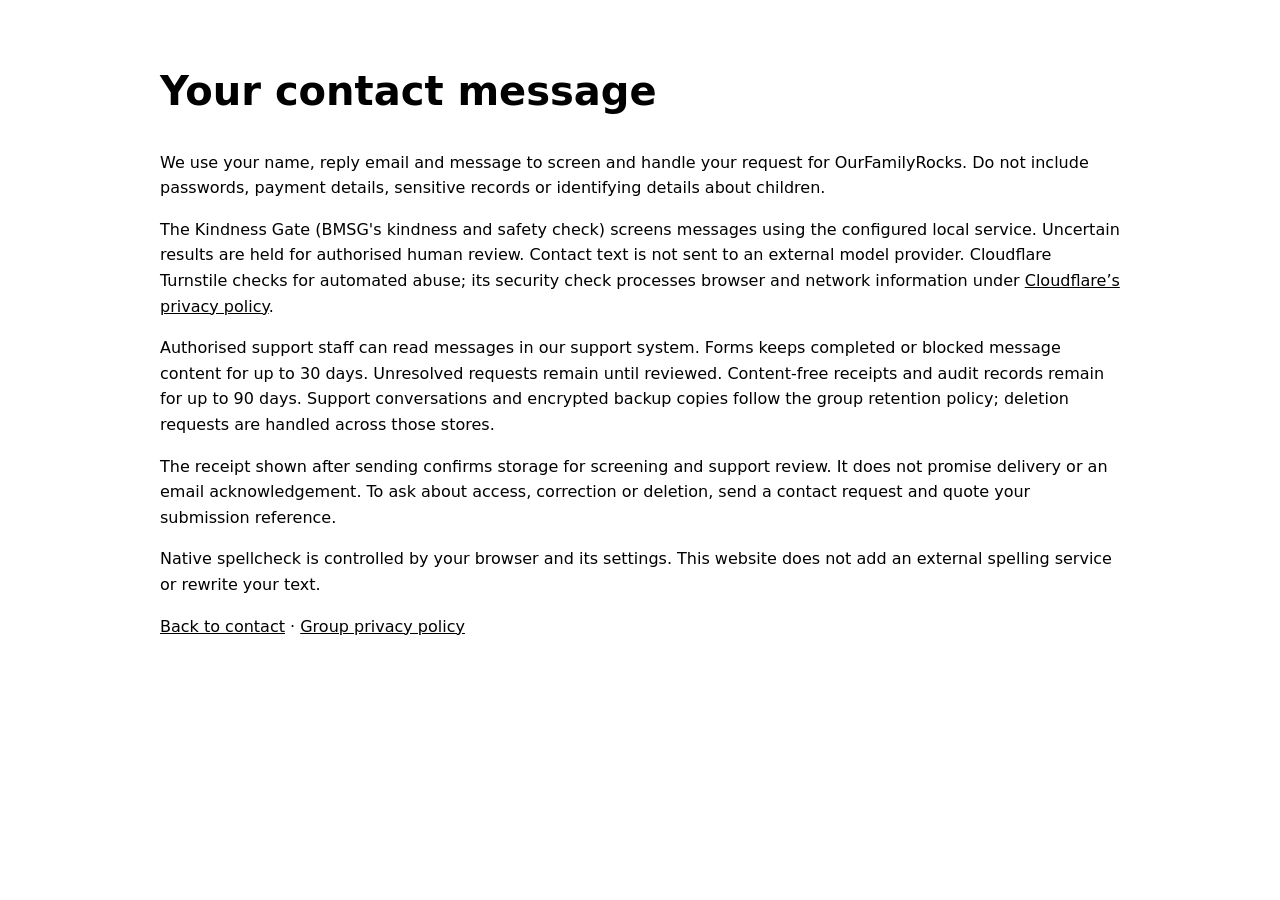
<file: contact-privacy.html>
<!doctype html><html lang="en"><head><meta charset="utf-8"><meta name="viewport" content="width=device-width,initial-scale=1"><title>Contact privacy — OurFamilyRocks</title><link rel="stylesheet" href="contact-v1.css"></head><body><main class="contact-shell"><h1>Your contact message</h1><p>We use your name, reply email and message to screen and handle your request for OurFamilyRocks. Do not include passwords, payment details, sensitive records or identifying details about children.</p><p>The Kindness Gate (BMSG's kindness and safety check) screens messages using the configured local service. Uncertain results are held for authorised human review. Contact text is not sent to an external model provider. Cloudflare Turnstile checks for automated abuse; its security check processes browser and network information under <a href="https://www.cloudflare.com/privacypolicy/">Cloudflare’s privacy policy</a>.</p><p>Authorised support staff can read messages in our support system. Forms keeps completed or blocked message content for up to 30 days. Unresolved requests remain until reviewed. Content-free receipts and audit records remain for up to 90 days. Support conversations and encrypted backup copies follow the group retention policy; deletion requests are handled across those stores.</p><p>The receipt shown after sending confirms storage for screening and support review. It does not promise delivery or an email acknowledgement. To ask about access, correction or deletion, send a contact request and quote your submission reference.</p><p>Native spellcheck is controlled by your browser and its settings. This website does not add an external spelling service or rewrite your text.</p><a href="contact.html">Back to contact</a> · <a href="https://bringmesunshinegroup.com/privacy.html">Group privacy policy</a></main><script src="site-layout.js" defer></script></body></html>
</file>
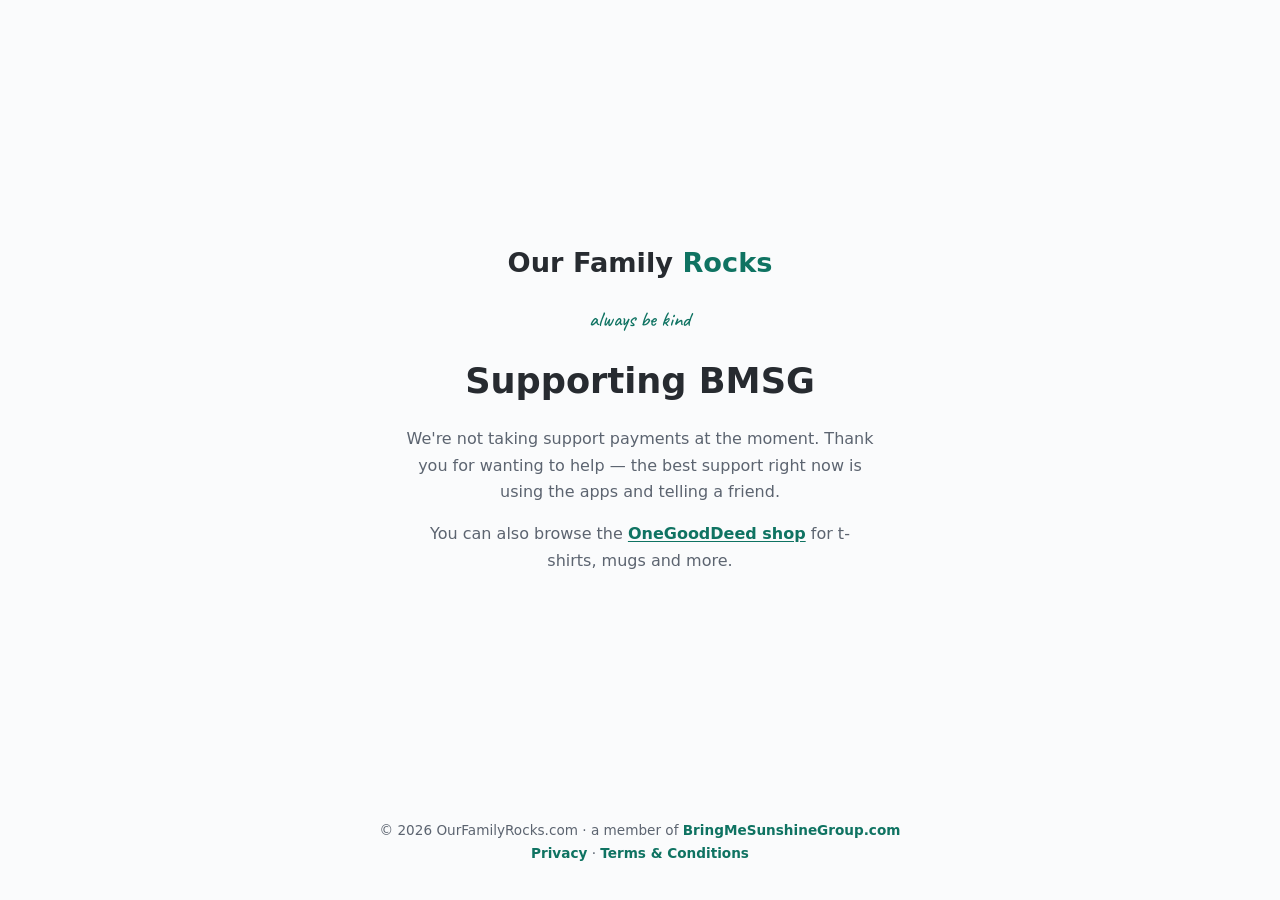
<file: donate.html>
<!DOCTYPE html>
<html lang="en">
<head>
<meta charset="UTF-8">
<meta name="viewport" content="width=device-width, initial-scale=1.0, viewport-fit=cover">
<title>Supporting BMSG</title>
<meta name="description" content="OurFamilyRocks.com and BringMeSunshineGroup.com are not taking support payments at the moment.">
<link rel="icon" href="brand/assets/favicon-32.png" sizes="32x32">
<link rel="preconnect" href="https://fonts.googleapis.com">
<link rel="preconnect" href="https://fonts.gstatic.com" crossorigin>
<link href="https://fonts.googleapis.com/css2?family=Caveat:wght@500;600&display=swap" rel="stylesheet">
<style>
  :root{--wm:#272B30;--accent:#0F7362;--soft:#5C6470;--ink:#272B30}
  *{box-sizing:border-box;margin:0}
  body{font-family:'Inter',system-ui,sans-serif;color:var(--ink);background:#FAFBFC;line-height:1.65;min-height:100vh;
       display:flex;flex-direction:column;align-items:center;text-align:center;padding:0 22px 36px}
  main{max-width:560px;display:flex;flex-direction:column;align-items:center;gap:16px;margin:auto 0}
  .wordmark{font-weight:800;font-size:1.7rem;color:var(--wm);margin-top:30px;text-decoration:none}
  .kind-tag{font-family:'Caveat',cursive;font-size:1.3rem;font-weight:500;color:var(--accent)}
  h1{font-size:clamp(1.6rem,5.5vw,2.2rem);color:var(--wm);text-wrap:balance;}
  p{color:var(--soft);max-width:46ch}
  footer{margin-top:34px;color:var(--soft);font-size:.85rem}
  footer a{color:var(--accent);text-decoration:none;font-weight:600}
  main p a{color:var(--accent);font-weight:600;text-underline-offset:2px}
  main p a:hover{filter:brightness(1.15)}
</style>
</head>
<body>
<main>
  <a class="wordmark" href="index.html">Our Family <span style="color:var(--accent)">Rocks</span></a>
  <span id="kindTag" class="kind-tag">always be kind</span>
  <h1>Supporting BMSG</h1>
  <p>We're not taking support payments at the moment. Thank you for wanting to help — the best support right now is using the apps and telling a friend.</p>
  <p>You can also browse the <a href="https://shop.onegooddeed.com">OneGoodDeed shop</a> for t-shirts, mugs and more.</p>
</main>
<footer>© 2026 OurFamilyRocks.com · a member of <a href="https://bringmesunshinegroup.com">BringMeSunshineGroup.com</a><nav aria-label="BMSG legal documents" class="bmsg-legal-links"><a href="https://bringmesunshinegroup.com/privacy.html">Privacy</a> · <a href="https://bringmesunshinegroup.com/terms.html">Terms &amp; Conditions</a></nav></footer>
<script>
(function(){
  var K={en:"always be kind",mi:"kia atawhai tonu",fr:"soyez toujours bienveillant",es:"sé siempre amable",de:"sei immer freundlich",it:"sii sempre gentile",pt:"seja sempre gentil",nl:"wees altijd vriendelijk",sv:"var alltid snäll",nb:"vær alltid snill",no:"vær alltid snill",da:"vær altid venlig",fi:"ole aina ystävällinen",pl:"bądź zawsze życzliwy",cs:"buď vždy laskavý",ro:"fii mereu bun",hu:"légy mindig kedves",el:"να είσαι πάντα ευγενικός",tr:"her zaman nazik ol",ru:"всегда будь добрым",uk:"завжди будь добрим",ar:"كن لطيفًا دائمًا",he:"היו תמיד אדיבים",hi:"हमेशा दयालु बनें",th:"มีเมตตาเสมอ",vi:"luôn tử tế",id:"selalu berbaik hati",ms:"sentiasa berbaik hati",fil:"laging maging mabait",tl:"laging maging mabait",ja:"いつも親切に",ko:"항상 친절하게",zh:"常怀善意",zhh:"常懷善意",sm:"ia agalelei pea"};
  var RTL={ar:1,he:1};
  function pick(langs){for(var i=0;i<langs.length;i++){var l=String(langs[i]).toLowerCase();if(l.indexOf("zh")===0){return {t:(/tw|hk|mo|hant/.test(l)?K.zhh:K.zh),l:l,r:0};}var p=l.split("-")[0];if(K[p])return {t:K[p],l:p,r:RTL[p]||0};}return {t:K.en,l:"en",r:0};}
  var el=document.getElementById("kindTag"); if(!el) return;
  var m=pick(navigator.languages||[navigator.language||"en"]);
  el.textContent=m.t; el.setAttribute("lang",m.l); el.setAttribute("dir",m.r?"rtl":"ltr");
})();
</script>
<script src="site-layout.js" defer></script></body>
</html>
</file>
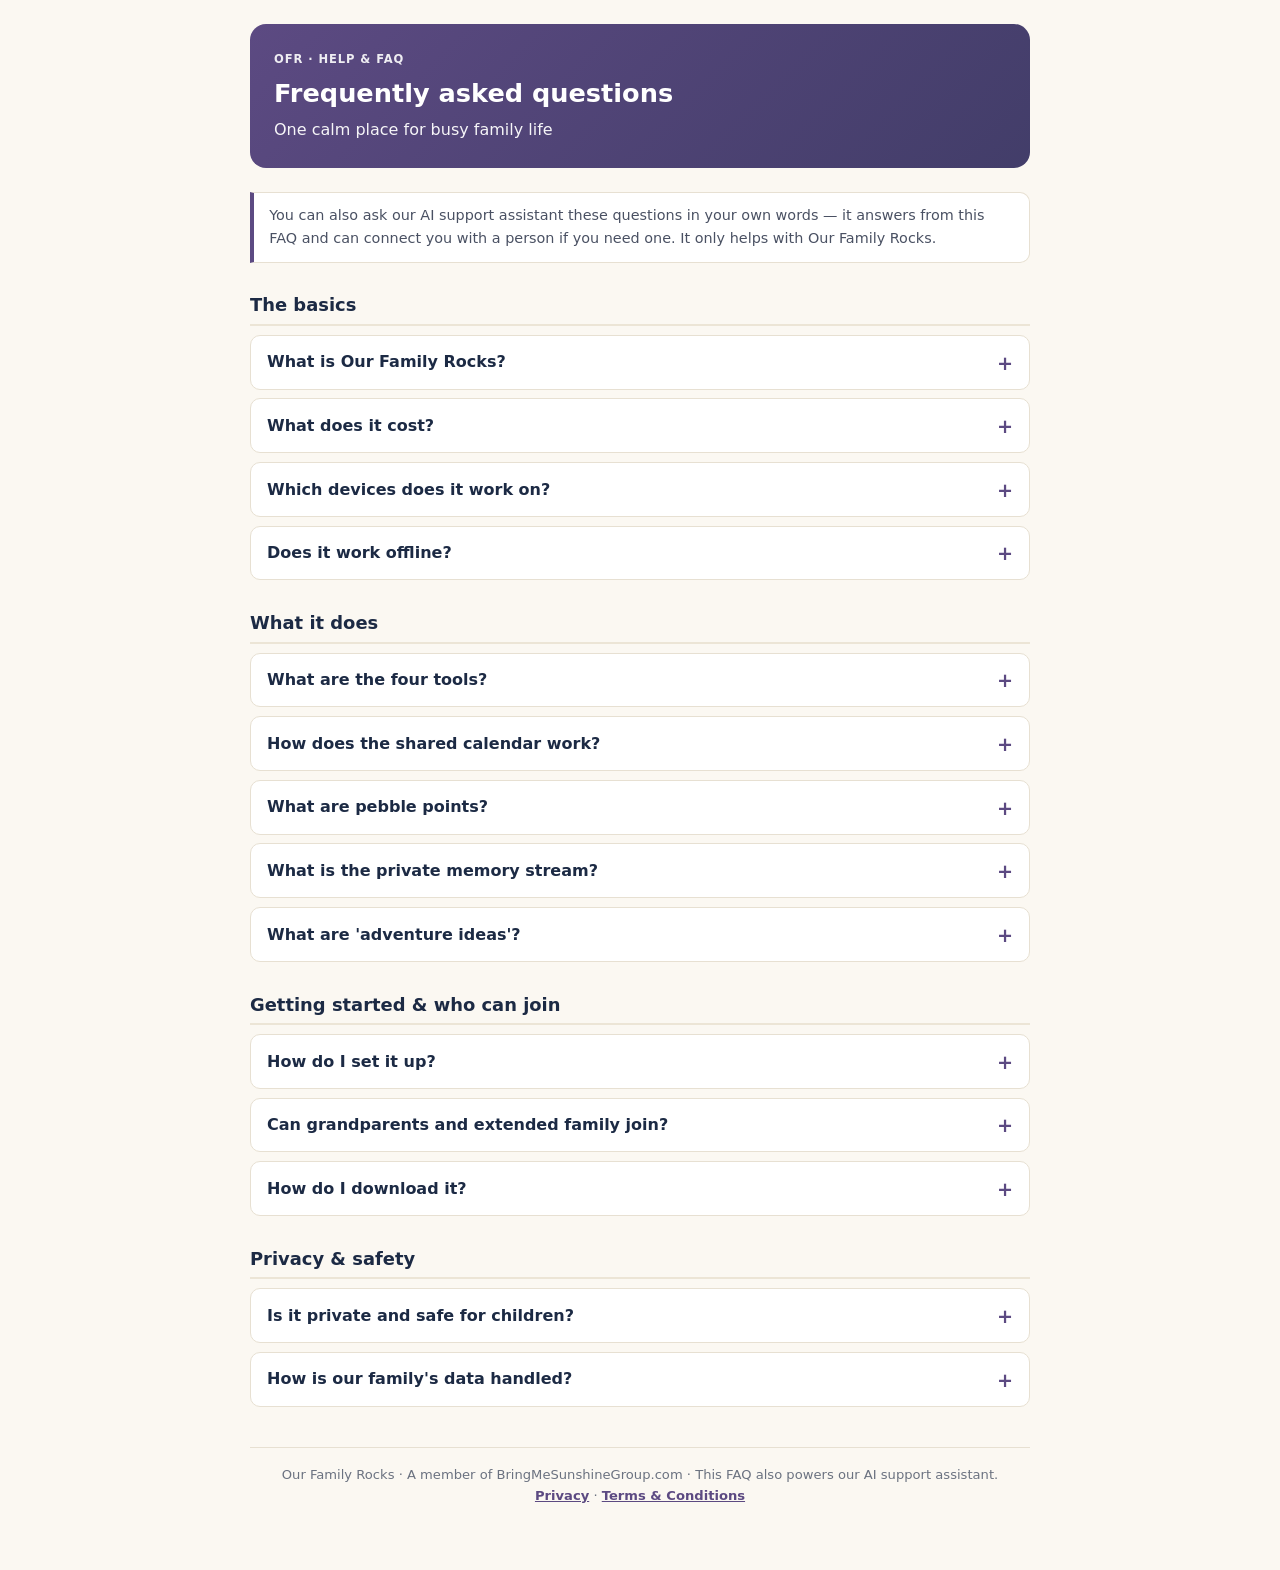
<file: faq.html>
<!DOCTYPE html>
<html lang="en">
<head>
<meta charset="UTF-8">
<meta name="viewport" content="width=device-width, initial-scale=1.0">
<title>Our Family Rocks — Frequently Asked Questions</title>
<meta name="description" content="Answers to common questions about Our Family Rocks.">
<style>:root{--a:#5C4A82}*{box-sizing:border-box}body{font-family:'Segoe UI',system-ui,sans-serif;color:#22293a;background:#fbf8f2;margin:0;line-height:1.6;font-size:16px}
main{max-width:820px;margin:0 auto;padding:1.5rem 1.25rem 4rem}
.hero{background:linear-gradient(135deg,var(--a),color-mix(in srgb,var(--a) 60%,#1c2a44));color:#fff;border-radius:16px;padding:1.6rem 1.5rem;margin-bottom:1.5rem}
.hero .k{font-size:.72rem;font-weight:700;letter-spacing:.08em;text-transform:uppercase;opacity:.9}
.hero h1{margin:.3rem 0 .2rem;font-size:1.6rem}
.hero p{margin:.2rem 0 0;opacity:.95}
.disc{background:#fff;border:1px solid #e7e0d2;border-left:4px solid var(--a);border-radius:0 10px 10px 0;padding:.7rem .95rem;margin:0 0 1.5rem;font-size:.9rem;color:#4a5163}
h2{color:#1c2a44;font-size:1.12rem;margin:1.8rem 0 .3rem;padding-bottom:.25rem;border-bottom:2px solid #ece5d6}
details{background:#fff;border:1px solid #e7e0d2;border-radius:10px;margin:.55rem 0;overflow:hidden}
details[open]{box-shadow:0 2px 10px rgba(28,42,68,.06)}
summary{cursor:pointer;padding:.85rem 1rem;font-weight:600;color:#1c2a44;list-style:none;position:relative;padding-right:2.2rem}
summary::-webkit-details-marker{display:none}
summary::after{content:'+';position:absolute;right:1rem;top:.8rem;font-size:1.2rem;color:var(--a);transition:transform .2s}
details[open] summary::after{transform:rotate(45deg)}
.ans{padding:0 1rem 1rem;color:#333c4e}
footer{margin-top:2.5rem;padding-top:1rem;border-top:1px solid #e7e0d2;font-size:.82rem;color:#6b7280;text-align:center}
a{color:var(--a);font-weight:600}
@media(prefers-color-scheme:dark){body{background:#12151c;color:#e6e9f0}details{background:#1b1f29;border-color:#2b3140}summary{color:#eaf0fb}.ans{color:#c4ccda}.disc{background:#1b1f29;color:#c4ccda;border-color:#2b3140}h2{color:#eaf0fb;border-color:#2b3140}}
</style>
<script type="application/ld+json">
{
 "@context": "https://schema.org",
 "@type": "FAQPage",
 "name": "Our Family Rocks — FAQ",
 "mainEntity": [
  {
   "@type": "Question",
   "name": "What is Our Family Rocks?",
   "acceptedAnswer": {
    "@type": "Answer",
    "text": "Our Family Rocks is a family app that brings your plans, chores, challenges and memories together in one calm, shared space — so weekends run smoother, kids stay motivated, and the good moments don't slip by."
   }
  },
  {
   "@type": "Question",
   "name": "What does it cost?",
   "acceptedAnswer": {
    "@type": "Answer",
    "text": "Our Family Rocks is free to download on the App Store and Google Play, with one shared family account."
   }
  },
  {
   "@type": "Question",
   "name": "Which devices does it work on?",
   "acceptedAnswer": {
    "@type": "Answer",
    "text": "iPhone, iPad and Android. One shared family account keeps everyone in the loop across every family member's device, with instant sync."
   }
  },
  {
   "@type": "Question",
   "name": "Does it work offline?",
   "acceptedAnswer": {
    "@type": "Answer",
    "text": "Yes. It works offline on adventures and syncs automatically when you're back online."
   }
  },
  {
   "@type": "Question",
   "name": "What are the four tools?",
   "acceptedAnswer": {
    "@type": "Answer",
    "text": "Plan (a shared family calendar), Chores & challenges (turn tidy-up into a game), Explore (adventure ideas), and Keep (a private family memory stream). Four simple tools that work together — designed for grown-ups to run and kids to love."
   }
  },
  {
   "@type": "Question",
   "name": "How does the shared calendar work?",
   "acceptedAnswer": {
    "@type": "Answer",
    "text": "Outings, sport, birthdays and appointments live in one view, with reminders that reach every member — not just one parent."
   }
  },
  {
   "@type": "Question",
   "name": "What are pebble points?",
   "acceptedAnswer": {
    "@type": "Answer",
    "text": "Kids earn pebble points for finished chores and family challenges, redeemable for rewards you set. It turns tidy-up time into a game."
   }
  },
  {
   "@type": "Question",
   "name": "What is the private memory stream?",
   "acceptedAnswer": {
    "@type": "Answer",
    "text": "Keep is a family-only album and journal. Capture a moment, add a line, and build your family's story. It's never shared publicly."
   }
  },
  {
   "@type": "Question",
   "name": "What are 'adventure ideas'?",
   "acceptedAnswer": {
    "@type": "Answer",
    "text": "Explore gives fresh, age-appropriate suggestions for weekends, rainy days and school holidays — nearby or right at the kitchen table."
   }
  },
  {
   "@type": "Question",
   "name": "How do I set it up?",
   "acceptedAnswer": {
    "@type": "Answer",
    "text": "Three steps: build your family space and add each person as their own 'drop' (parents, kids, grandparents too); add your first plans, chores or a challenge; then tick things off, earn points and save photos and stories to your private memory stream. It takes minutes."
   }
  },
  {
   "@type": "Question",
   "name": "Can grandparents and extended family join?",
   "acceptedAnswer": {
    "@type": "Answer",
    "text": "Yes — add parents, kids and grandparents, each as their own drop, so the whole family stays in the loop."
   }
  },
  {
   "@type": "Question",
   "name": "How do I download it?",
   "acceptedAnswer": {
    "@type": "Answer",
    "text": "Download Our Family Rocks free on the App Store or Google Play, add your drops, and start your first family adventure."
   }
  },
  {
   "@type": "Question",
   "name": "Is it private and safe for children?",
   "acceptedAnswer": {
    "@type": "Answer",
    "text": "Yes. Profiles are simple and safe, designed for young children, and everything is private by default — nothing is ever shared publicly."
   }
  },
  {
   "@type": "Question",
   "name": "How is our family's data handled?",
   "acceptedAnswer": {
    "@type": "Answer",
    "text": "Your family's plans and memories are private to your family account and stored on EU-resident infrastructure under GDPR. We never use Google Analytics or a Meta Pixel, and your memory stream is never public."
   }
  }
 ]
}
</script>
</head>
<body>
<main>
<div class="hero">
  <div class="k">OFR · Help &amp; FAQ</div>
  <h1>Frequently asked questions</h1>
  <p>One calm place for busy family life</p>
</div>
<div class="disc">You can also ask our AI support assistant these questions in your own words — it answers
from this FAQ and can connect you with a person if you need one. It only helps with Our Family Rocks.</div>
<h2>The basics</h2>
<details><summary>What is Our Family Rocks?</summary><div class="ans">Our Family Rocks is a family app that brings your plans, chores, challenges and memories together in one calm, shared space — so weekends run smoother, kids stay motivated, and the good moments don&#x27;t slip by.</div></details>
<details><summary>What does it cost?</summary><div class="ans">Our Family Rocks is free to download on the App Store and Google Play, with one shared family account.</div></details>
<details><summary>Which devices does it work on?</summary><div class="ans">iPhone, iPad and Android. One shared family account keeps everyone in the loop across every family member&#x27;s device, with instant sync.</div></details>
<details><summary>Does it work offline?</summary><div class="ans">Yes. It works offline on adventures and syncs automatically when you&#x27;re back online.</div></details>
<h2>What it does</h2>
<details><summary>What are the four tools?</summary><div class="ans">Plan (a shared family calendar), Chores &amp; challenges (turn tidy-up into a game), Explore (adventure ideas), and Keep (a private family memory stream). Four simple tools that work together — designed for grown-ups to run and kids to love.</div></details>
<details><summary>How does the shared calendar work?</summary><div class="ans">Outings, sport, birthdays and appointments live in one view, with reminders that reach every member — not just one parent.</div></details>
<details><summary>What are pebble points?</summary><div class="ans">Kids earn pebble points for finished chores and family challenges, redeemable for rewards you set. It turns tidy-up time into a game.</div></details>
<details><summary>What is the private memory stream?</summary><div class="ans">Keep is a family-only album and journal. Capture a moment, add a line, and build your family&#x27;s story. It&#x27;s never shared publicly.</div></details>
<details><summary>What are &#x27;adventure ideas&#x27;?</summary><div class="ans">Explore gives fresh, age-appropriate suggestions for weekends, rainy days and school holidays — nearby or right at the kitchen table.</div></details>
<h2>Getting started &amp; who can join</h2>
<details><summary>How do I set it up?</summary><div class="ans">Three steps: build your family space and add each person as their own &#x27;drop&#x27; (parents, kids, grandparents too); add your first plans, chores or a challenge; then tick things off, earn points and save photos and stories to your private memory stream. It takes minutes.</div></details>
<details><summary>Can grandparents and extended family join?</summary><div class="ans">Yes — add parents, kids and grandparents, each as their own drop, so the whole family stays in the loop.</div></details>
<details><summary>How do I download it?</summary><div class="ans">Download Our Family Rocks free on the App Store or Google Play, add your drops, and start your first family adventure.</div></details>
<h2>Privacy &amp; safety</h2>
<details><summary>Is it private and safe for children?</summary><div class="ans">Yes. Profiles are simple and safe, designed for young children, and everything is private by default — nothing is ever shared publicly.</div></details>
<details><summary>How is our family&#x27;s data handled?</summary><div class="ans">Your family&#x27;s plans and memories are private to your family account and stored on EU-resident infrastructure under GDPR. We never use Google Analytics or a Meta Pixel, and your memory stream is never public.</div></details>
<footer>Our Family Rocks · A member of BringMeSunshineGroup.com · This FAQ also powers our AI support assistant.<nav aria-label="BMSG legal documents" class="bmsg-legal-links"><a href="https://bringmesunshinegroup.com/privacy.html">Privacy</a> · <a href="https://bringmesunshinegroup.com/terms.html">Terms &amp; Conditions</a></nav></footer>
</main>
<script src="site-layout.js" defer></script></body></html>
</file>
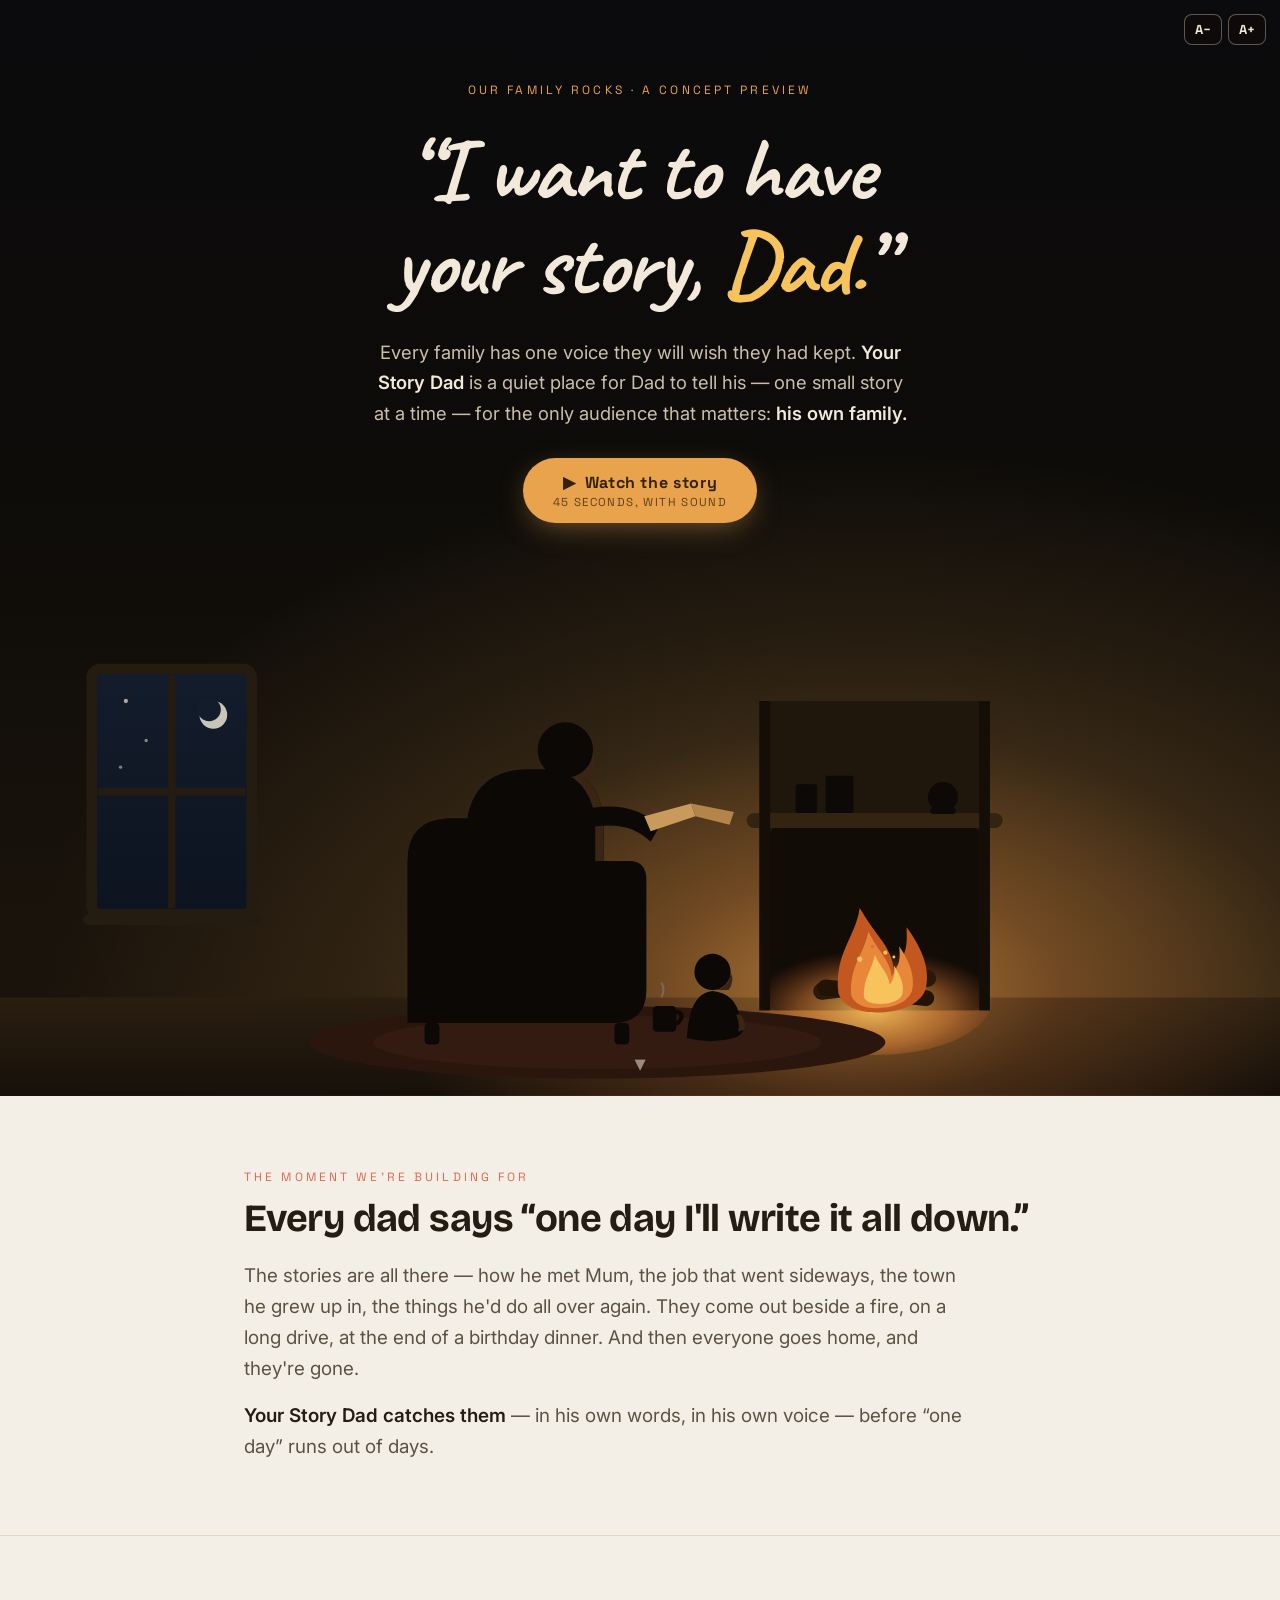
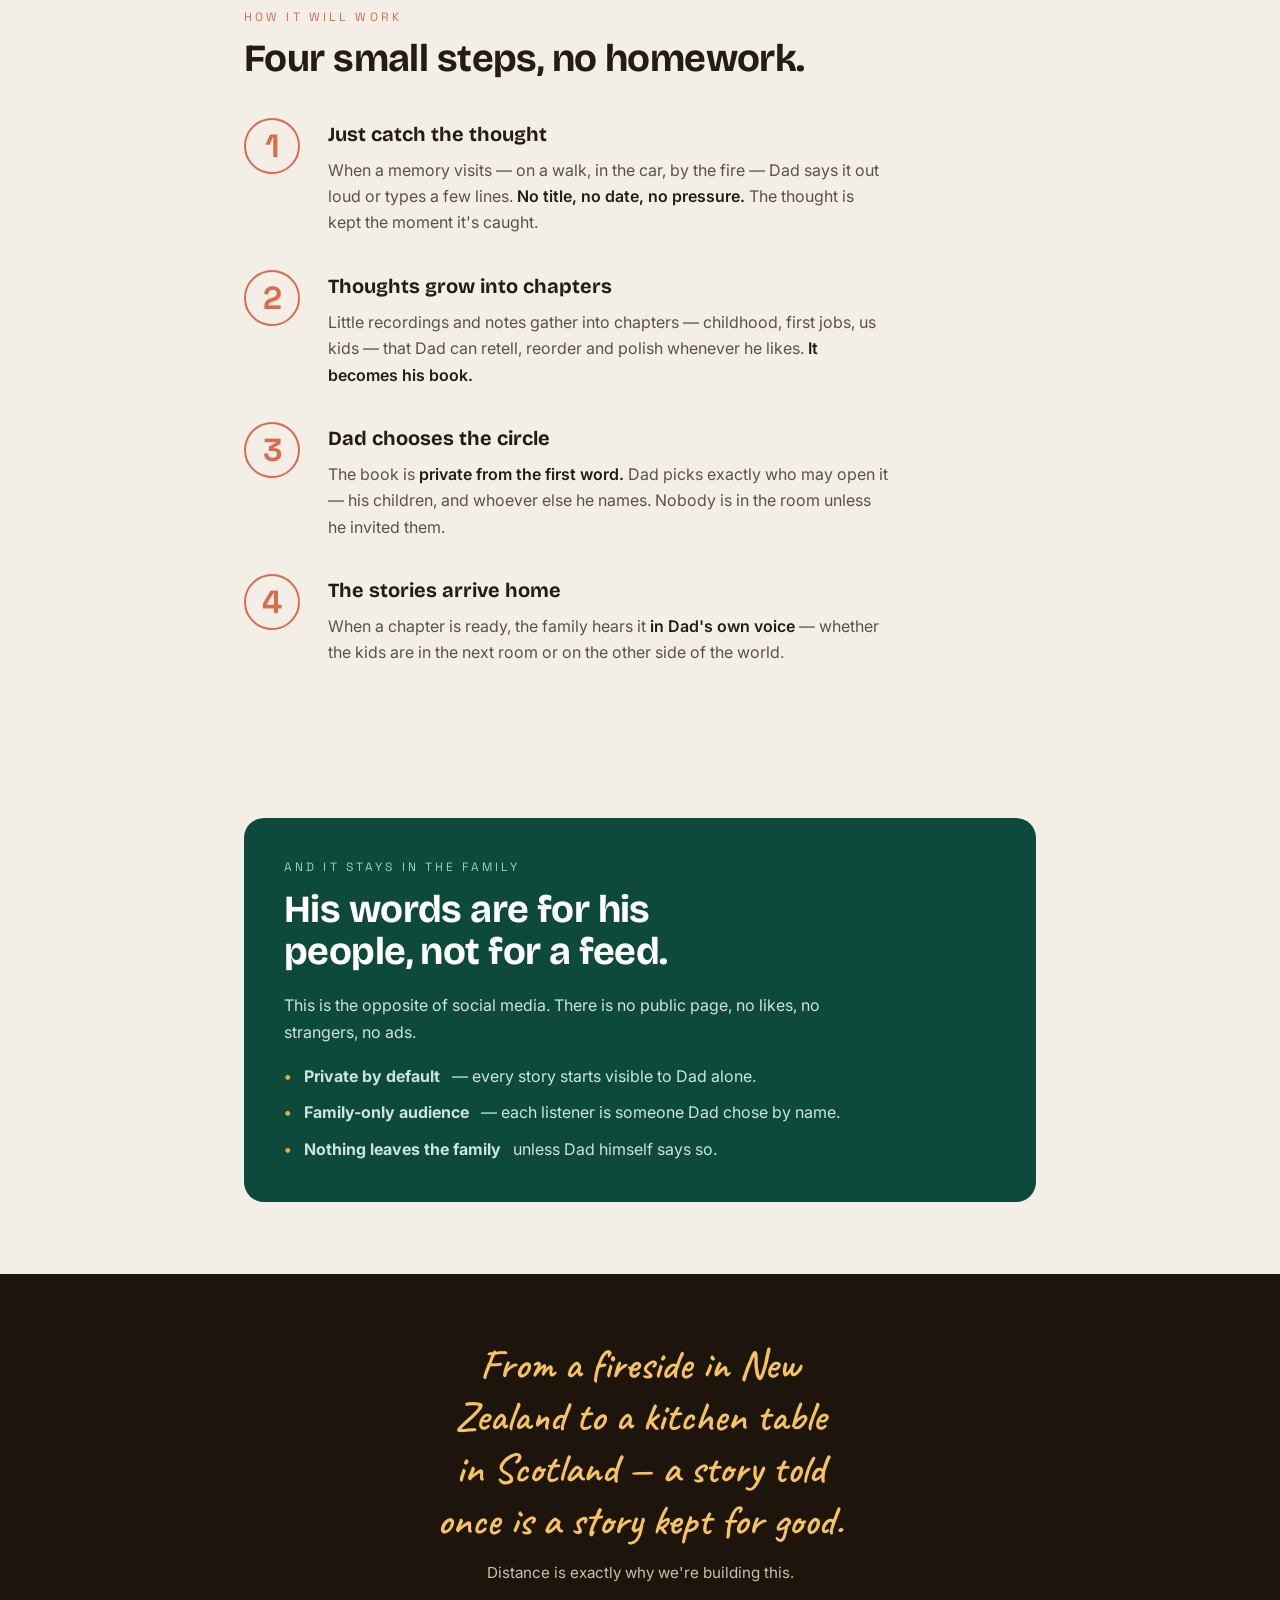
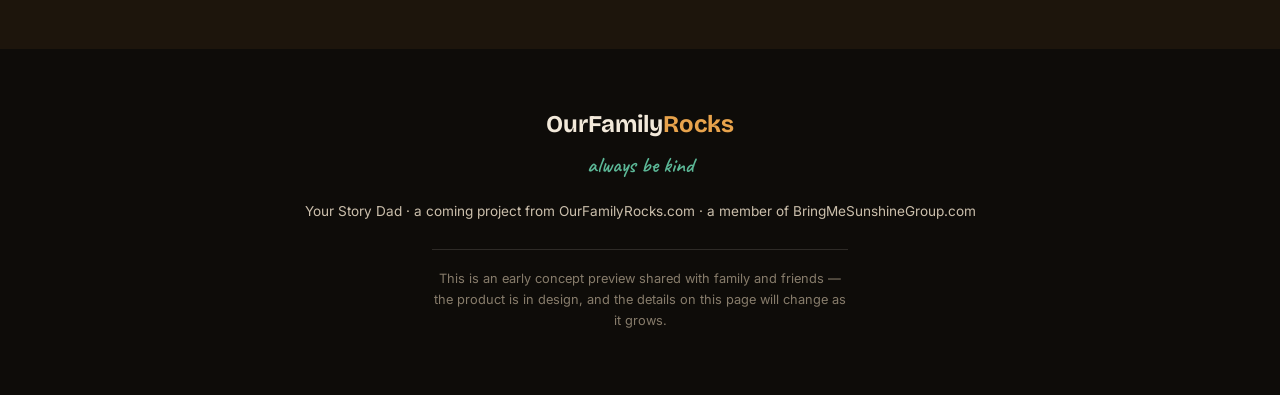
<file: your-story-dad.html>
<!doctype html>
<html lang="en">
<head>
<meta charset="utf-8">
<meta name="viewport" content="width=device-width, initial-scale=1">
<meta name="robots" content="noindex, nofollow">
<title>Your Story Dad</title>
<link rel="preconnect" href="https://fonts.googleapis.com">
<link href="https://fonts.googleapis.com/css2?family=Bricolage+Grotesque:opsz,wght@12..96,300..800&family=Caveat:wght@600;700&family=Inter:wght@400;500;600&family=Space+Grotesk:wght@400;500;700&display=swap" rel="stylesheet">
<style>
  :root{
    --night:#0E0C09; --night-warm:#1D150C; --soot:#0A0806;
    --flame-deep:#C2571F; --flame:#E8873A; --flame-bright:#F6C35C;
    --glow:#E8A34C; --ember:#D96C4F;
    --cream:#F2E9DA; --cream-dim:#CBBFAC;
    --paper:#F4EFE6; --ink:#241D14; --ink-soft:#5C5243;
    --pounamu:#17715B; --pounamu-deep:#0E4A3C;
    --line:#E2D8C6;
    --fs:1rem;
  }
  *{margin:0;padding:0;box-sizing:border-box}
  html{font-size:var(--fs)}
  body{background:var(--night);color:var(--cream);font-family:'Inter',system-ui,sans-serif;line-height:1.65}
  .kicker{font-family:'Space Grotesk',monospace;font-size:.75rem;letter-spacing:.26em;text-transform:uppercase}
  h1,h2{font-family:'Bricolage Grotesque',sans-serif;letter-spacing:-.015em;line-height:1.1;text-wrap:balance}

  /* watch button + film overlay */
  .watch{display:inline-flex;flex-direction:column;align-items:center;gap:2px;margin-top:30px;
    font-family:'Space Grotesk',monospace;font-weight:700;font-size:1rem;letter-spacing:.04em;
    background:var(--glow);color:#33210B;border:0;border-radius:999px;padding:14px 30px;cursor:pointer;
    box-shadow:0 8px 30px -8px rgba(232,163,76,.55)}
  .watch span{font-weight:400;font-size:.72rem;letter-spacing:.12em;text-transform:uppercase;opacity:.75}
  .watch:hover{background:var(--flame-bright)}
  .watch:focus-visible{outline:3px solid var(--cream);outline-offset:3px}
  .film{position:fixed;inset:0;z-index:100;background:#080604;display:none;overflow:hidden}
  .film.on{display:block}
  .film .cam{position:absolute;left:50%;top:50%;width:min(160vw,1600px);transform:translate(-50%,-50%);
    transition:transform 6s ease-in-out;will-change:transform;line-height:0}
  .film .cam svg{width:100%;height:auto}
  .film .cap{position:absolute;left:50%;bottom:16vh;transform:translateX(-50%);z-index:3;width:min(88vw,760px);
    text-align:center;font-family:'Bricolage Grotesque',sans-serif;font-weight:700;
    font-size:clamp(1.4rem,4vw,2.6rem);line-height:1.2;color:var(--cream);text-wrap:balance;
    opacity:0;transition:opacity 1.1s ease;text-shadow:0 2px 30px rgba(0,0,0,.8)}
  .film .cap.hand{font-family:'Caveat',cursive;font-size:clamp(2.2rem,6vw,4rem);color:var(--flame-bright)}
  .film .cap.show{opacity:1}
  .film .cap small{display:block;margin-top:10px;font-family:'Inter',sans-serif;font-weight:400;
    font-size:clamp(.85rem,1.6vw,1.05rem);color:var(--cream-dim)}
  .film .end{position:absolute;inset:0;z-index:4;display:grid;place-items:center;background:#080604;
    opacity:0;transition:opacity 1.4s ease;pointer-events:none;text-align:center}
  .film .end.show{opacity:1}
  .film .vignette{position:absolute;inset:0;z-index:2;pointer-events:none;
    background:radial-gradient(120% 90% at 50% 45%, transparent 55%, rgba(0,0,0,.75) 100%)}
  .film .fbar{position:absolute;left:0;bottom:0;height:4px;background:var(--glow);width:0;z-index:6}
  .film .close{position:absolute;top:16px;right:16px;z-index:7;font-family:'Space Grotesk',monospace;
    font-weight:700;font-size:.85rem;border:1px solid rgba(242,233,218,.4);background:rgba(8,6,4,.6);
    color:var(--cream);border-radius:999px;padding:9px 16px;cursor:pointer}
  .close:focus-visible{outline:3px solid var(--flame-bright);outline-offset:2px}
  @media (prefers-reduced-motion: reduce){.film .cam{transition:none}}

  /* text-size controls (estate accessibility standard) */
  .a11y{position:fixed;top:14px;right:14px;z-index:50;display:flex;gap:6px}
  .a11y button{font-family:'Space Grotesk',monospace;font-weight:700;font-size:13px;border:1px solid rgba(242,233,218,.35);background:rgba(14,12,9,.72);color:var(--cream);border-radius:8px;padding:6px 10px;cursor:pointer}
  .a11y button:hover{border-color:var(--glow)}
  .a11y button:focus-visible{outline:3px solid var(--flame-bright);outline-offset:2px}

  /* ---------------- hero ---------------- */
  .hero{position:relative;display:flex;flex-direction:column;min-height:96vh;
    background:
      radial-gradient(90% 65% at 68% 88%, rgba(232,163,76,.34) 0%, rgba(232,163,76,.10) 45%, transparent 72%),
      linear-gradient(180deg,#0B0A0C 0%,#0E0C09 46%,#1D150C 100%)}
  .hero-copy{position:relative;z-index:2;max-width:900px;margin:0 auto;padding:9vh 24px 2vh;text-align:center}
  .hero-copy .kicker{color:var(--glow);margin-bottom:22px}
  .ask{font-family:'Caveat',cursive;font-weight:700;font-size:clamp(2.9rem,8vw,5.6rem);line-height:1.05;color:var(--cream);text-wrap:balance}
  .ask .dad{color:var(--flame-bright)}
  .hero-sub{max-width:34rem;margin:26px auto 0;font-size:clamp(1rem,1.5vw,1.15rem);color:var(--cream-dim)}
  .hero-sub b{color:var(--cream);font-weight:600}
  .scene-wrap{margin-top:auto;line-height:0}
  .scene-wrap svg{width:100%;height:auto;display:block}
  .scroll-hint{position:absolute;left:50%;bottom:14px;transform:translateX(-50%);z-index:3;color:rgba(242,233,218,.55);font-size:1.4rem;animation:drift 2.6s ease-in-out infinite}
  @keyframes drift{0%,100%{transform:translate(-50%,0)}50%{transform:translate(-50%,7px)}}

  /* fire animation */
  .flame{transform-box:fill-box;transform-origin:50% 100%}
  .f1{animation:flick 1.7s ease-in-out infinite}
  .f2{animation:flick 1.3s ease-in-out -.4s infinite}
  .f3{animation:flick 1.9s ease-in-out -.9s infinite}
  @keyframes flick{0%,100%{transform:scaleY(1) skewX(0deg)}30%{transform:scaleY(1.08) skewX(-2.4deg)}60%{transform:scaleY(.93) skewX(2deg)}80%{transform:scaleY(1.05) skewX(-1.2deg)}}
  .glowpulse{animation:gp 3.4s ease-in-out infinite;transform-box:fill-box;transform-origin:center}
  @keyframes gp{0%,100%{opacity:.85}50%{opacity:1}}
  .emb{animation:rise2 var(--d,4s) linear var(--dl,0s) infinite;transform-box:fill-box;transform-origin:center}
  @keyframes rise2{0%{transform:translateY(0);opacity:0}12%{opacity:.9}100%{transform:translateY(-150px) translateX(14px);opacity:0}}
  @media (prefers-reduced-motion: reduce){.f1,.f2,.f3,.emb,.glowpulse,.scroll-hint{animation:none}.emb{opacity:.5}}

  /* ---------------- paper body ---------------- */
  .paper{background:var(--paper);color:var(--ink)}
  .wrap{max-width:840px;margin:0 auto;padding:72px 24px}
  .paper .kicker{color:var(--ember)}
  .paper h2{font-size:clamp(1.7rem,3.4vw,2.4rem);margin:10px 0 20px;color:var(--ink)}
  .lede{font-size:clamp(1.02rem,1.6vw,1.18rem);color:var(--ink-soft);max-width:60ch}
  .lede b{color:var(--ink);font-weight:600}
  .lede + .lede{margin-top:16px}

  .divider{border:0;border-top:1px solid var(--line);margin:0}

  /* numbered path */
  .steps{display:grid;gap:34px;margin-top:38px;counter-reset:step}
  .step{display:grid;grid-template-columns:64px 1fr;gap:20px;align-items:start}
  .step .n{font-family:'Space Grotesk',monospace;font-weight:700;font-size:2rem;color:var(--ember);
    border:2px solid var(--ember);border-radius:50%;width:56px;height:56px;display:grid;place-items:center}
  .step h3{font-family:'Bricolage Grotesque',sans-serif;font-size:1.25rem;margin-bottom:6px}
  .step p{color:var(--ink-soft);max-width:56ch}
  .step p b{color:var(--ink);font-weight:600}

  /* privacy card */
  .promise{margin-top:8px;background:var(--pounamu-deep);color:#EAF3EF;border-radius:20px;padding:clamp(26px,4vw,40px)}
  .promise .kicker{color:#9CD0BE}
  .promise h2{color:#fff}
  .promise p{color:#CDE4DA;max-width:58ch}
  .promise p b{color:#fff;font-weight:600}
  .promise ul{margin:18px 0 0;padding:0;list-style:none;display:grid;gap:10px}
  .promise li{display:flex;gap:12px;align-items:baseline;color:#CDE4DA}
  .promise li::before{content:"•";color:#E4A93C;font-weight:700}

  /* distance band */
  .distance{background:var(--night-warm);color:var(--cream);text-align:center}
  .distance .wrap{padding:64px 24px}
  .distance p.big{font-family:'Caveat',cursive;font-weight:600;font-size:clamp(1.7rem,4vw,2.6rem);line-height:1.25;color:var(--flame-bright);max-width:26ch;margin:0 auto;text-wrap:balance}
  .distance p.small{margin-top:14px;color:var(--cream-dim);font-size:.95rem}

  /* footer */
  footer{background:var(--night);color:var(--cream-dim);text-align:center;padding:56px 24px 64px}
  .wordmark{font-family:'Bricolage Grotesque',sans-serif;font-weight:700;font-size:1.5rem;color:var(--cream)}
  .wordmark .rocks{color:var(--glow)}
  .motto{font-family:'Caveat',cursive;font-weight:600;font-size:1.35rem;color:#5CB897;margin-top:2px}
  footer .bmsg{margin-top:18px;font-size:.85rem}
  footer .note{margin:26px auto 0;max-width:52ch;font-size:.8rem;color:#877c6b;border-top:1px solid rgba(242,233,218,.14);padding-top:18px}

  @media(max-width:560px){
    .step{grid-template-columns:48px 1fr;gap:14px}
    .step .n{width:44px;height:44px;font-size:1.5rem}
    .wrap{padding:56px 20px}
  }
</style>
</head>
<body>

<div class="a11y" aria-label="Text size">
  <button id="tminus" aria-label="Make text smaller">A−</button>
  <button id="tplus" aria-label="Make text larger">A+</button>
</div>

<header class="hero">
  <div class="hero-copy">
    <p class="kicker">Our Family Rocks · a concept preview</p>
    <h1 class="ask">“I want to have<br>your story, <span class="dad">Dad.</span>”</h1>
    <p class="hero-sub">Every family has one voice they will wish they had kept.
      <b>Your Story Dad</b> is a quiet place for Dad to tell his — one small story at a time —
      for the only audience that matters: <b>his own family.</b></p>
    <button class="watch" id="watchBtn">▶&nbsp; Watch the story <span>45 seconds, with sound</span></button>
  </div>

  <div class="scene-wrap" aria-hidden="true">
    <svg viewBox="0 0 1200 520" preserveAspectRatio="xMidYMax meet" role="img" aria-label="A dad reading in an armchair beside a fire, a child listening on the rug">
      <defs>
        <radialGradient id="fireGlow" cx="50%" cy="50%" r="50%">
          <stop offset="0%" stop-color="#F2A94F" stop-opacity=".55"/>
          <stop offset="45%" stop-color="#E8873A" stop-opacity=".22"/>
          <stop offset="100%" stop-color="#E8873A" stop-opacity="0"/>
        </radialGradient>
        <radialGradient id="hearthGlow" cx="50%" cy="60%" r="55%">
          <stop offset="0%" stop-color="#F6C35C" stop-opacity=".9"/>
          <stop offset="60%" stop-color="#E8873A" stop-opacity=".45"/>
          <stop offset="100%" stop-color="#C2571F" stop-opacity="0"/>
        </radialGradient>
        <linearGradient id="floor" x1="0" y1="0" x2="0" y2="1">
          <stop offset="0%" stop-color="#2A1E10"/>
          <stop offset="100%" stop-color="#17100A"/>
        </linearGradient>
        <linearGradient id="nightwin" x1="0" y1="0" x2="0" y2="1">
          <stop offset="0%" stop-color="#131C2B"/>
          <stop offset="100%" stop-color="#0D1420"/>
        </linearGradient>
      </defs>

      <!-- floor -->
      <rect x="0" y="428" width="1200" height="92" fill="url(#floor)"/>

      <!-- window, far left: the night outside -->
      <g>
        <rect x="86" y="120" width="150" height="230" rx="8" fill="url(#nightwin)" stroke="#241C11" stroke-width="10"/>
        <line x1="161" y1="126" x2="161" y2="344" stroke="#241C11" stroke-width="7"/>
        <line x1="92" y1="235" x2="230" y2="235" stroke="#241C11" stroke-width="7"/>
        <circle cx="200" cy="163" r="13" fill="#E9E4D2" opacity=".85"/>
        <circle cx="196" cy="158" r="11" fill="#131C2B"/>
        <circle cx="118" cy="150" r="2" fill="#E9E4D2" opacity=".7"/>
        <circle cx="137" cy="187" r="1.6" fill="#E9E4D2" opacity=".55"/>
        <circle cx="113" cy="212" r="1.6" fill="#E9E4D2" opacity=".5"/>
        <rect x="78" y="350" width="166" height="10" rx="5" fill="#241C11"/>
      </g>

      <!-- big warm glow cast by the fire -->
      <ellipse class="glowpulse" cx="800" cy="420" rx="430" ry="240" fill="url(#fireGlow)"/>

      <!-- fireplace -->
      <g>
        <rect x="712" y="150" width="216" height="290" fill="#1F160C"/>
        <rect x="700" y="255" width="240" height="14" rx="7" fill="#332412"/>
        <rect x="722" y="269" width="196" height="171" rx="6" fill="#120C07"/>
        <ellipse cx="820" cy="430" rx="110" ry="52" fill="url(#hearthGlow)" class="glowpulse"/>
        <!-- logs -->
        <rect x="762" y="408" width="116" height="16" rx="8" fill="#2A180B" transform="rotate(-7 820 416)"/>
        <rect x="766" y="416" width="110" height="15" rx="7.5" fill="#231307" transform="rotate(6 820 424)"/>
        <!-- flames -->
        <g>
          <path class="flame f1" fill="#C2571F" d="M786 424 C782 386 802 372 806 344 C822 372 836 380 838 402 C852 386 850 376 850 362 C866 384 872 402 868 420 C862 436 842 442 822 442 C804 442 790 436 786 424 Z"/>
          <path class="flame f2" fill="#E8873A" d="M798 426 C796 398 810 388 814 366 C824 386 834 392 836 408 C844 398 844 390 843 380 C854 396 858 410 855 422 C850 434 836 438 822 438 C810 438 801 434 798 426 Z"/>
          <path class="flame f3" fill="#F6C35C" d="M810 428 C809 410 818 402 820 388 C827 402 833 406 834 416 C839 410 839 404 838 398 C845 408 848 418 846 425 C843 432 834 434 825 434 C817 434 812 432 810 428 Z"/>
        </g>
        <!-- embers -->
        <g fill="#F6C35C">
          <circle class="emb" style="--d:3.8s;--dl:.2s" cx="806" cy="392" r="2.4"/>
          <circle class="emb" style="--d:4.6s;--dl:1.4s" cx="830" cy="386" r="2"/>
          <circle class="emb" style="--d:4.1s;--dl:2.3s" cx="846" cy="396" r="1.7" fill="#E8873A"/>
          <circle class="emb" style="--d:5.2s;--dl:.8s" cx="818" cy="380" r="1.5" fill="#D96C4F"/>
          <circle class="emb" style="--d:4.9s;--dl:3.1s" cx="838" cy="390" r="1.4"/>
        </g>
        <!-- mantel keepsakes -->
        <g fill="#0C0906">
          <rect x="746" y="228" width="20" height="27" rx="2"/>
          <rect x="774" y="220" width="26" height="35" rx="2"/>
          <circle cx="884" cy="240" r="14"/>
          <rect x="872" y="250" width="24" height="6" rx="3"/>
        </g>
        <!-- chimney breast shadow edges -->
        <rect x="712" y="150" width="10" height="290" fill="#150E07"/>
        <rect x="918" y="150" width="10" height="290" fill="#150E07"/>
      </g>

      <!-- rug -->
      <ellipse cx="560" cy="470" rx="270" ry="34" fill="#2B160E"/>
      <ellipse cx="560" cy="470" rx="210" ry="25" fill="#331B11"/>

      <!-- armchair + Dad, silhouette rim-lit by the fire -->
      <g>
        <path d="M382 452 L382 300 Q382 262 420 260 L438 260 Q446 216 492 214 L520 214 Q560 216 566 258 L566 300 L590 300 Q606 300 606 318 L606 420 Q606 452 574 452 Z" fill="#0B0806"/>
        <path d="M566 258 Q560 216 520 214 L516 214 Q552 220 558 260 L558 300 L566 300 Z" fill="#3A2413"/>
        <!-- dad's head + shoulder above the chair arm, facing the fire -->
        <circle cx="530" cy="196" r="26" fill="#0B0806"/>
        <path d="M556 196 A26 26 0 0 1 534 222 L552 222 A26 26 0 0 0 556 196 Z" fill="#3A2413"/>
        <!-- his arm and the open book, caught in firelight -->
        <path d="M556 250 Q596 244 618 268 L610 282 Q590 262 556 268 Z" fill="#0B0806"/>
        <path d="M604 258 L648 246 L652 258 L610 272 Z" fill="#C99A5B"/>
        <path d="M648 246 L688 254 L684 266 L652 258 Z" fill="#B4854A"/>
        <!-- chair legs -->
        <rect x="398" y="452" width="14" height="20" rx="4" fill="#0B0806"/>
        <rect x="576" y="452" width="14" height="20" rx="4" fill="#0B0806"/>
      </g>

      <!-- child on the rug, listening -->
      <g>
        <circle cx="668" cy="404" r="17" fill="#0B0806"/>
        <path d="M685 404 A17 17 0 0 1 671 421 L683 421 A17 17 0 0 0 685 404 Z" fill="#3A2413"/>
        <path d="M644 466 Q646 424 668 422 Q690 424 694 448 Q702 462 688 466 Q666 472 644 466 Z" fill="#0B0806"/>
        <path d="M690 444 Q694 452 692 460 L698 458 Q700 450 694 444 Z" fill="#3A2413"/>
      </g>

      <!-- mug steaming on the floor by the chair -->
      <g>
        <rect x="612" y="436" width="22" height="24" rx="4" fill="#0B0806"/>
        <path d="M634 441 q10 3 0 12" stroke="#0B0806" stroke-width="4" fill="none"/>
        <path class="emb" style="--d:5.6s;--dl:1s" d="M620 428 q4 -8 0 -14" stroke="#8E9490" stroke-width="2" fill="none" opacity=".4"/>
      </g>
    </svg>
  </div>
  <div class="scroll-hint">▾</div>
</header>

<main>
  <section class="paper">
    <div class="wrap">
      <p class="kicker">The moment we're building for</p>
      <h2>Every dad says “one day I'll write it all down.”</h2>
      <p class="lede">The stories are all there — how he met Mum, the job that went sideways,
        the town he grew up in, the things he'd do all over again. They come out beside a fire,
        on a long drive, at the end of a birthday dinner. And then everyone goes home, and they're gone.</p>
      <p class="lede"><b>Your Story Dad catches them</b> — in his own words, in his own voice —
        before “one day” runs out of days.</p>
    </div>
  </section>

  <hr class="divider">

  <section class="paper">
    <div class="wrap">
      <p class="kicker">How it will work</p>
      <h2>Four small steps, no homework.</h2>
      <div class="steps">
        <div class="step"><span class="n">1</span>
          <div><h3>Just catch the thought</h3>
          <p>When a memory visits — on a walk, in the car, by the fire — Dad says it out loud
          or types a few lines. <b>No title, no date, no pressure.</b> The thought is kept the moment it's caught.</p></div></div>
        <div class="step"><span class="n">2</span>
          <div><h3>Thoughts grow into chapters</h3>
          <p>Little recordings and notes gather into chapters — childhood, first jobs, us kids —
          that Dad can retell, reorder and polish whenever he likes. <b>It becomes his book.</b></p></div></div>
        <div class="step"><span class="n">3</span>
          <div><h3>Dad chooses the circle</h3>
          <p>The book is <b>private from the first word.</b> Dad picks exactly who may open it —
          his children, and whoever else he names. Nobody is in the room unless he invited them.</p></div></div>
        <div class="step"><span class="n">4</span>
          <div><h3>The stories arrive home</h3>
          <p>When a chapter is ready, the family hears it <b>in Dad's own voice</b> — whether the kids
          are in the next room or on the other side of the world.</p></div></div>
      </div>
    </div>
  </section>

  <section class="paper">
    <div class="wrap">
      <div class="promise">
        <p class="kicker">And it stays in the family</p>
        <h2>His words are for his people, not for a feed.</h2>
        <p>This is the opposite of social media. There is no public page, no likes, no strangers, no ads.</p>
        <ul>
          <li><b>Private by default</b> — every story starts visible to Dad alone.</li>
          <li><b>Family-only audience</b> — each listener is someone Dad chose by name.</li>
          <li><b>Nothing leaves the family</b> unless Dad himself says so.</li>
        </ul>
      </div>
    </div>
  </section>

  <section class="distance">
    <div class="wrap">
      <p class="big">From a fireside in New Zealand to a kitchen table in Scotland —
      a story told once is a story kept for good.</p>
      <p class="small">Distance is exactly why we're building this.</p>
    </div>
  </section>
</main>

<footer>
  <div class="wordmark">OurFamily<span class="rocks">Rocks</span></div>
  <div class="motto">always be kind</div>
  <p class="bmsg">Your Story Dad · a coming project from OurFamilyRocks.com · a member of BringMeSunshineGroup.com</p>
  <p class="note">This is an early concept preview shared with family and friends — the product is in design,
  and the details on this page will change as it grows.</p>
</footer>

<div class="film" id="film" role="dialog" aria-label="Your Story Dad — short film">
  <div class="cam" id="cam"></div>
  <div class="vignette"></div>
  <p class="cap" id="cap"></p>
  <div class="end" id="end">
    <div>
      <div class="wordmark" style="font-size:2rem">OurFamily<span class="rocks">Rocks</span></div>
      <div class="motto" style="font-size:1.6rem">always be kind</div>
      <p style="margin-top:14px;color:var(--cream-dim);font-family:'Space Grotesk',monospace;font-size:.85rem;letter-spacing:.14em;text-transform:uppercase">Your Story Dad · coming</p>
    </div>
  </div>
  <div class="fbar" id="fbar"></div>
  <button class="close" id="filmClose">✕ Close</button>
</div>

<script>
  (function(){
    var size=1.0;
    function apply(){document.documentElement.style.setProperty('--fs',size+'rem');}
    document.getElementById('tplus').addEventListener('click',function(){size=Math.min(1.35,size+0.08);apply();});
    document.getElementById('tminus').addEventListener('click',function(){size=Math.max(0.85,size-0.08);apply();});
  })();

  /* ---------------- the 45-second film ---------------- */
  (function(){
    var film=document.getElementById('film'), cam=document.getElementById('cam'),
        cap=document.getElementById('cap'), end=document.getElementById('end'),
        fbar=document.getElementById('fbar'),
        reduce=window.matchMedia('(prefers-reduced-motion: reduce)').matches;
    var timers=[], raf=null, audio=null;

    /* camera positions: [scale, x%, y%] of the scene svg */
    var SCENES=[
      {t:5500, cam:[1.05,0,-4],  cls:'',     html:'It starts with a question<br>every family asks eventually.'},
      {t:6000, cam:[1.9,-14,-26],cls:'hand', html:'&ldquo;I want to have your story, Dad.&rdquo;'},
      {t:6500, cam:[1.6,4,-18],  cls:'',     html:'The stories are all there.<small>How he met Mum. The job that went sideways. The town he grew up in.</small>'},
      {t:6000, cam:[2.1,-22,-10],cls:'',     html:'Your Story Dad keeps them —<br>in his own voice.<small>He speaks a memory when it visits. It becomes a chapter of his book.</small>'},
      {t:6000, cam:[1.3,0,-12],  cls:'',     html:'Private. Family only.<small>No feed, no strangers, no ads. Nothing leaves the family unless Dad says so.</small>'},
      {t:6500, cam:[1.08,0,-2],  cls:'hand', html:'From New Zealand to Scotland —<br>a story told once is kept for good.'},
      {t:5500, cam:[1.02,0,0],   cls:'',     html:'', end:true}
    ];

    /* fire-crackle soundtrack — synthesised live, no files */
    function makeAudio(){
      try{
        var ctx=new (window.AudioContext||window.webkitAudioContext)();
        var master=ctx.createGain(); master.gain.value=.5; master.connect(ctx.destination);
        /* warm bed: looped brown noise through a lowpass */
        var len=ctx.sampleRate*2, buf=ctx.createBuffer(1,len,ctx.sampleRate), d=buf.getChannelData(0), last=0;
        for(var i=0;i<len;i++){var w=Math.random()*2-1; d[i]=(last+.02*w)/1.02; last=d[i]; d[i]*=3.5;}
        var bed=ctx.createBufferSource(); bed.buffer=buf; bed.loop=true;
        var lp=ctx.createBiquadFilter(); lp.type='lowpass'; lp.frequency.value=300;
        var bg=ctx.createGain(); bg.gain.value=.16;
        bed.connect(lp); lp.connect(bg); bg.connect(master); bed.start();
        /* crackle pops */
        var popTimer=setInterval(function(){
          if(ctx.state!=='running')return;
          var n=Math.random()<.35?2:1;
          for(var k=0;k<n;k++){
            var t=ctx.currentTime+Math.random()*.12;
            var pl=Math.floor(ctx.sampleRate*.04), pb=ctx.createBuffer(1,pl,ctx.sampleRate), pd=pb.getChannelData(0);
            for(var j=0;j<pl;j++)pd[j]=(Math.random()*2-1)*Math.pow(1-j/pl,2);
            var s=ctx.createBufferSource(); s.buffer=pb;
            var bpf=ctx.createBiquadFilter(); bpf.type='bandpass';
            bpf.frequency.value=900+Math.random()*2600; bpf.Q.value=1.4;
            var g=ctx.createGain(); g.gain.setValueAtTime(.12+Math.random()*.2,t);
            g.gain.exponentialRampToValueAtTime(.001,t+.05);
            s.connect(bpf); bpf.connect(g); g.connect(master); s.start(t);
          }
        }, 200);
        return {ctx:ctx, stop:function(){clearInterval(popTimer);
          try{master.gain.setTargetAtTime(0.0001,ctx.currentTime,.15);}catch(e){}
          setTimeout(function(){try{ctx.close()}catch(e){}},600);}};
      }catch(e){return null}
    }

    function setCam(c){cam.style.transform='translate(-50%,-50%) translate('+c[1]+'%,'+c[2]+'%) scale('+c[0]+')';}
    function stop(){
      timers.forEach(clearTimeout); timers=[]; if(raf)cancelAnimationFrame(raf);
      if(audio){audio.stop(); audio=null;}
      film.classList.remove('on'); end.classList.remove('show'); cap.classList.remove('show');
      document.body.style.overflow='';
      document.getElementById('watchBtn').focus();
    }
    function play(){
      /* the film reuses the hero scene, so the picture always matches the page */
      cam.innerHTML=document.querySelector('.scene-wrap svg').outerHTML;
      film.classList.add('on'); document.body.style.overflow='hidden';
      end.classList.remove('show');
      audio=makeAudio();
      var total=SCENES.reduce(function(s,x){return s+x.t},0), acc=0;
      SCENES.forEach(function(sc,i){
        timers.push(setTimeout(function(){
          cap.classList.remove('show');
          if(sc.end){end.classList.add('show');return;}
          setCam(sc.cam); /* 6s ease glides from wherever the camera is — one continuous take */
          timers.push(setTimeout(function(){
            cap.className='cap '+sc.cls; cap.innerHTML=sc.html; cap.classList.add('show');
          }, i===0?600:900));
        },acc));
        acc+=sc.t;
      });
      timers.push(setTimeout(stop, total+2500));
      var t0=performance.now();
      (function tick(now){
        var p=Math.min((now-t0)/total,1);
        fbar.style.width=(p*100)+'%';
        if(p<1&&film.classList.contains('on'))raf=requestAnimationFrame(tick);
      })(t0);
    }
    document.getElementById('watchBtn').addEventListener('click',play);
    document.getElementById('filmClose').addEventListener('click',stop);
    document.addEventListener('keydown',function(e){if(e.key==='Escape'&&film.classList.contains('on'))stop();});
  })();
</script>
</body>
</html>
</file>
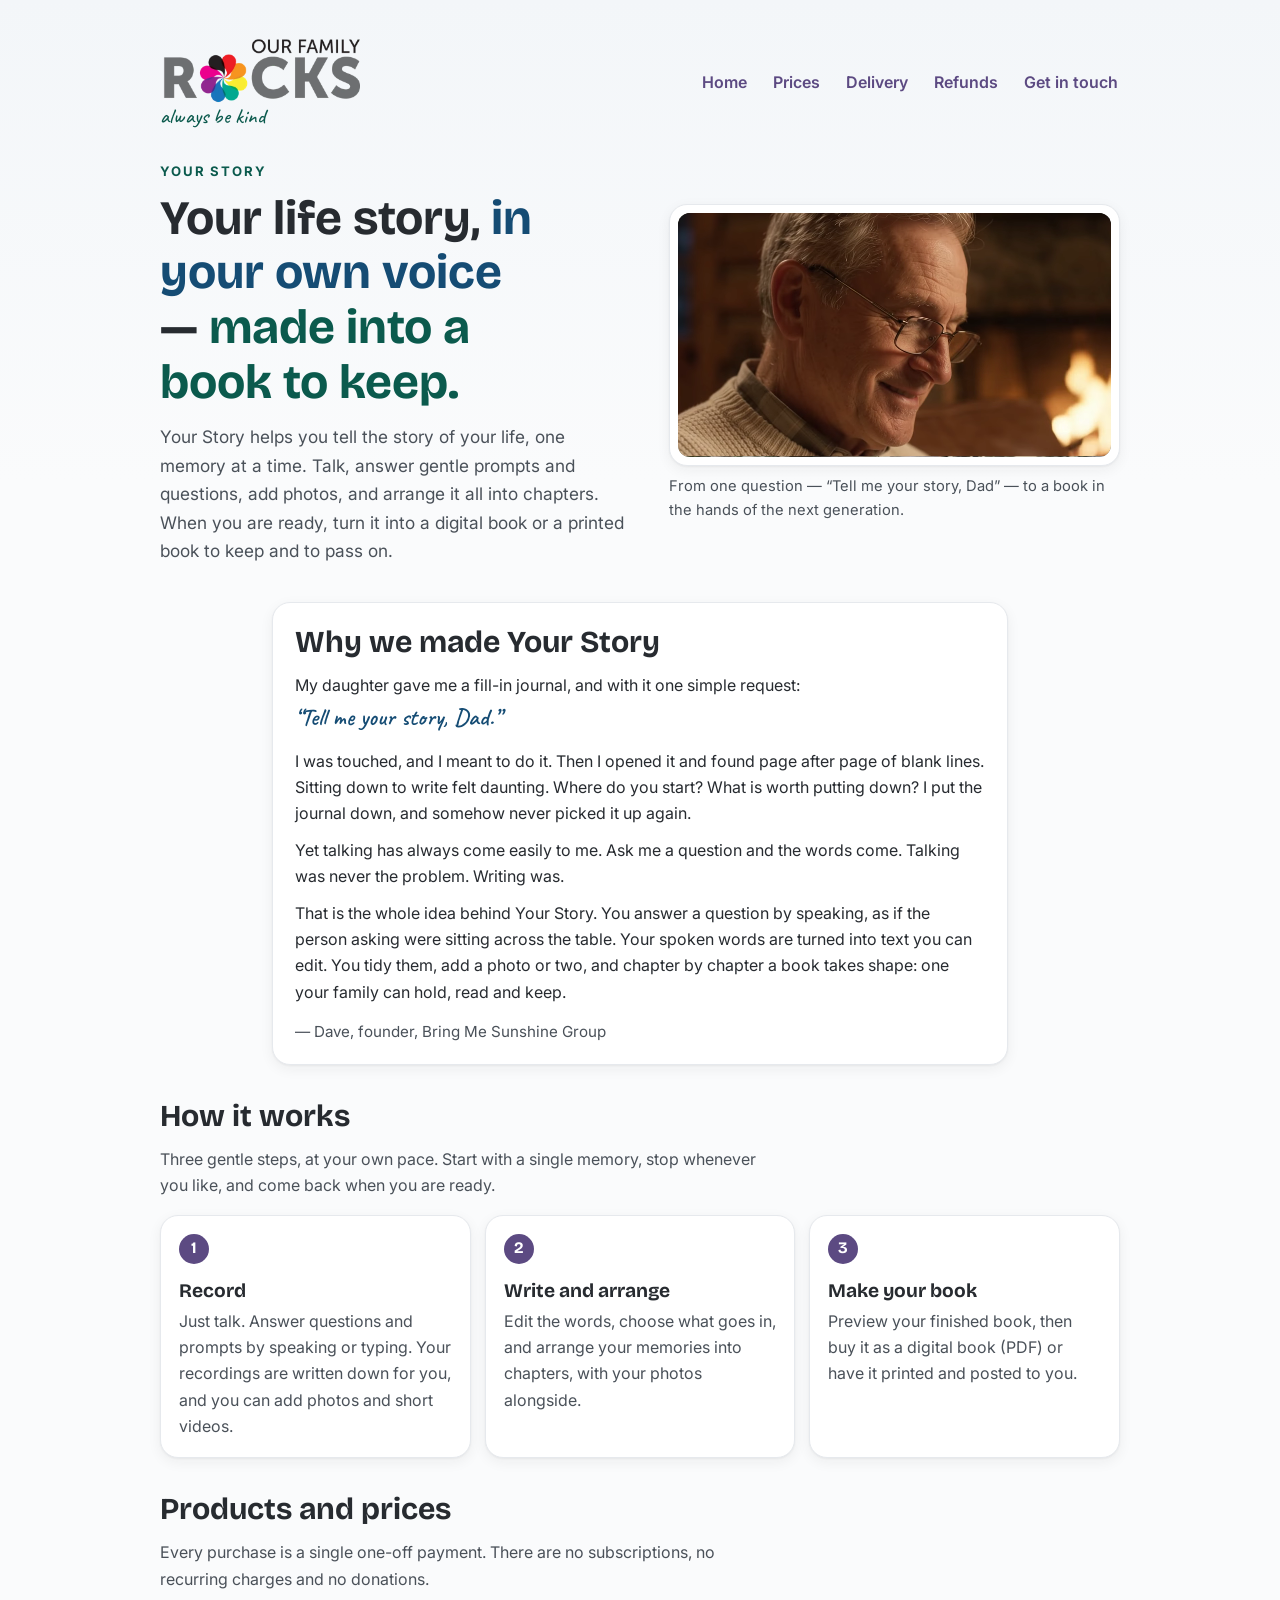
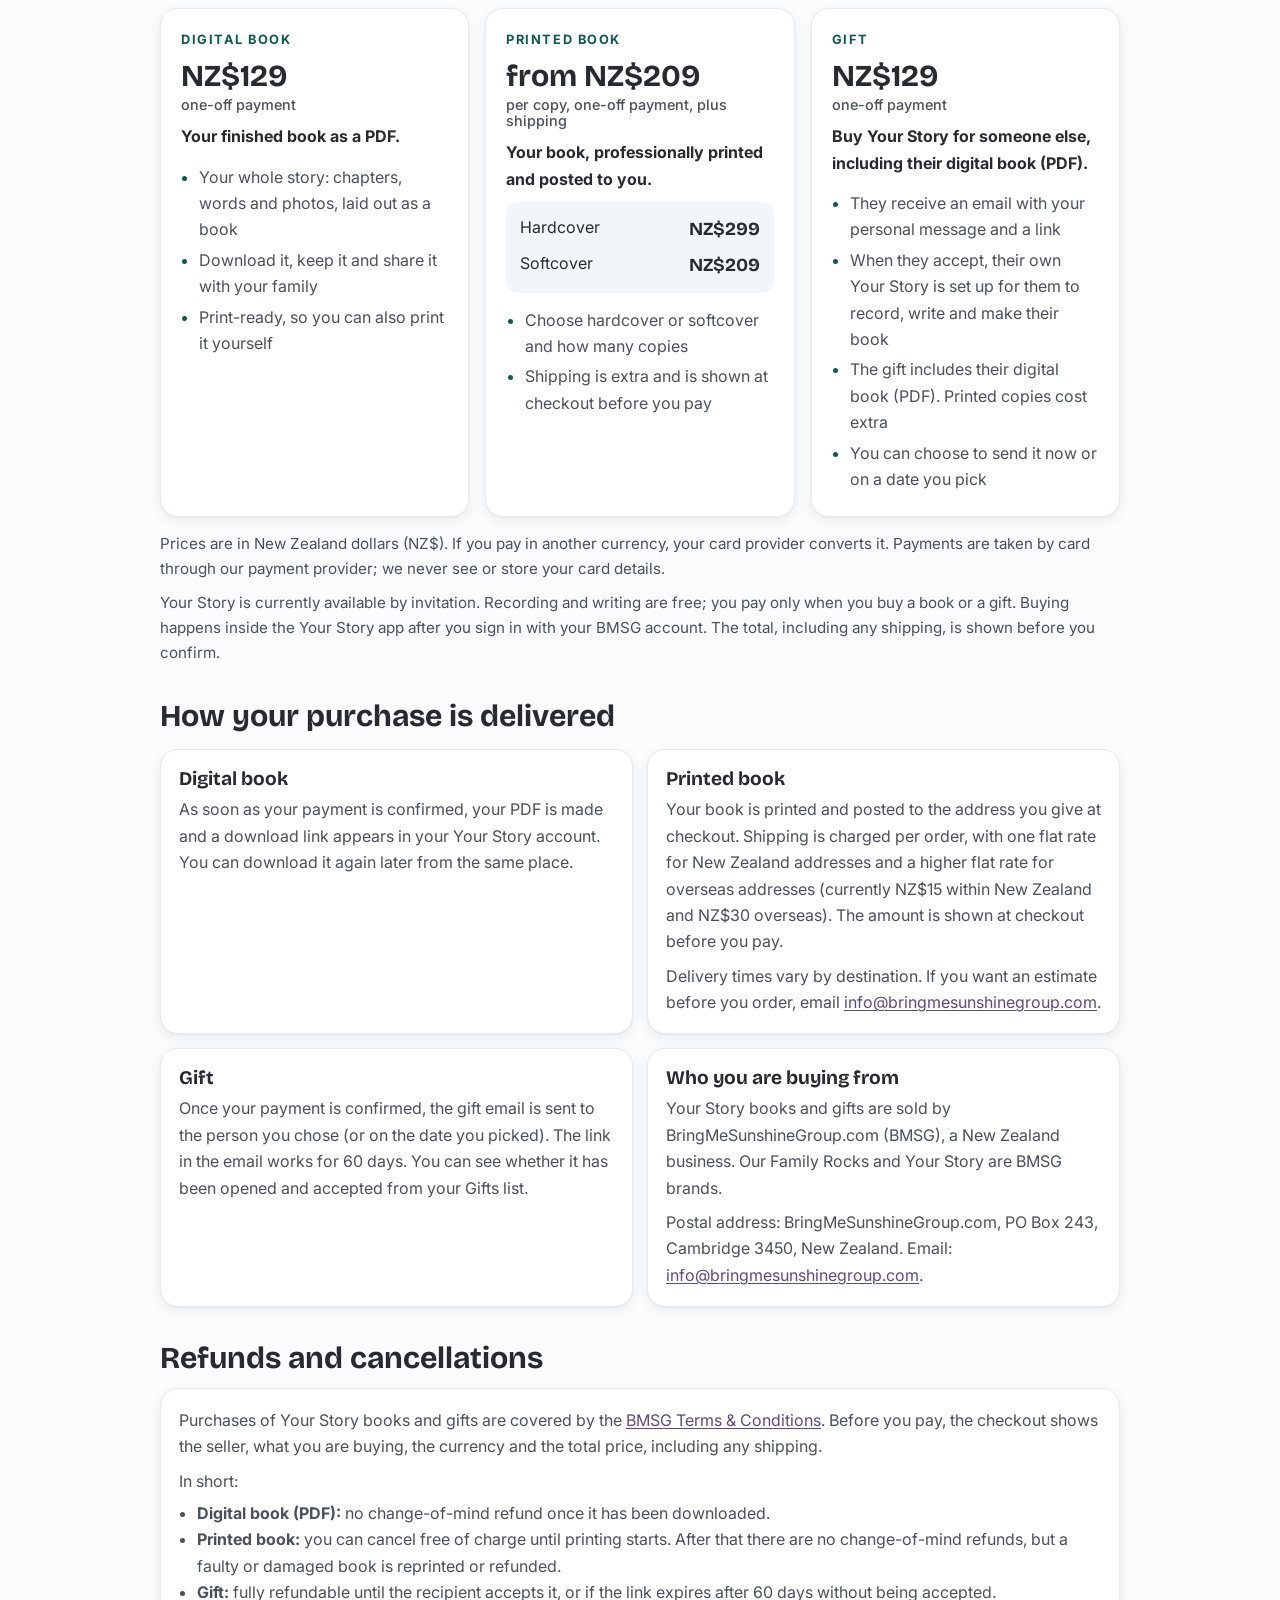
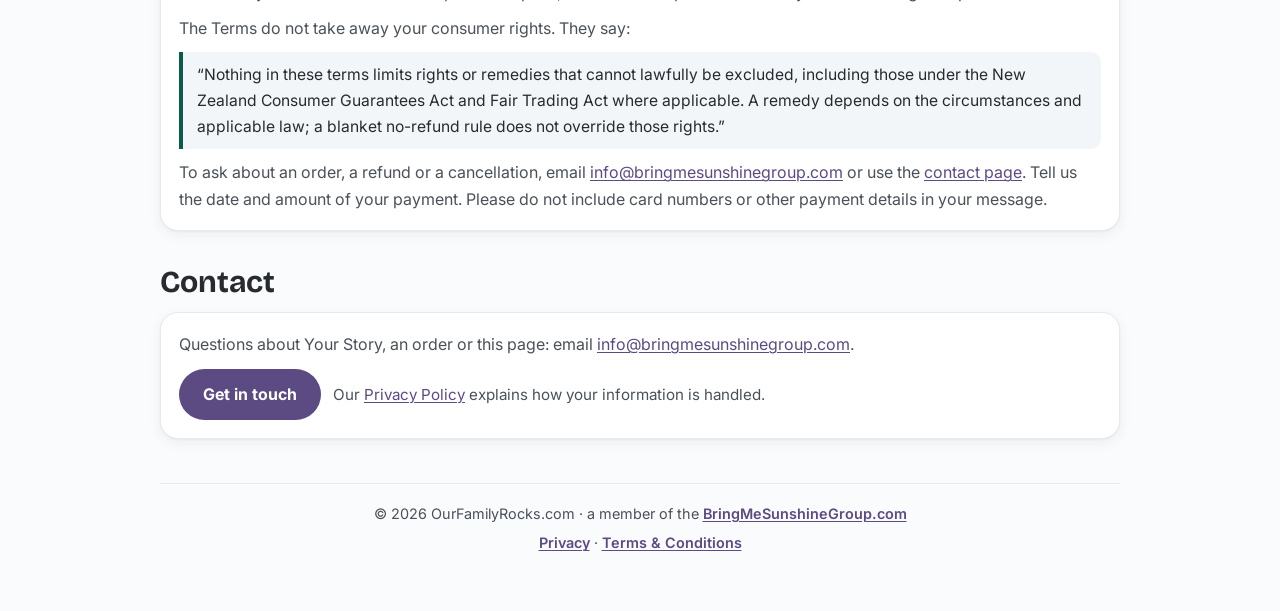
<file: your-story.html>
<!DOCTYPE html>
<html lang="en">
<head>
<meta charset="UTF-8">
<meta name="viewport" content="width=device-width, initial-scale=1.0, viewport-fit=cover">
<meta name="color-scheme" content="light">
<title>Your Story — record your life story and turn it into a book</title>
<meta name="description" content="Your Story by Our Family Rocks: record and write your life story with voice, prompts and questions, then turn it into a digital or printed book. Prices in NZ$.">
<link rel="icon" href="brand/assets/favicon-32.png" sizes="32x32">
<link rel="apple-touch-icon" href="brand/assets/apple-touch-icon-180.png">
<link rel="preconnect" href="https://fonts.googleapis.com">
<link rel="preconnect" href="https://fonts.gstatic.com" crossorigin>
<link href="https://fonts.googleapis.com/css2?family=Bricolage+Grotesque:opsz,wght@12..96,500;12..96,600;12..96,700&family=Inter:wght@400;500;600;700&display=swap" rel="stylesheet">
<link href="https://fonts.googleapis.com/css2?family=Caveat:wght@500;600&display=swap" rel="stylesheet">
<link rel="canonical" href="https://ourfamilyrocks.com/your-story.html">
<style>
  /* Brand tokens from brand/tokens.css (Ocean theme). This page is LIGHT ONLY, whatever the visitor's system theme
     (Dave, 4 Nov 2026: Your Story is about joy and celebrating a life), so there are no dark-mode overrides here.
     Every text/background pair below is WCAG AAA (7:1 or better): muted text is #4A5159 rather than the AA-only
     slate, the eyebrow uses teal-d, headline accent uses blue-d. */
  :root{
    --indigo:#5C4A82; --indigo-d:#463769; --blue-d:#154C74; --teal-d:#0B5A4D; --amber:#A4560C;
    --ink:#272B30; --muted:#4A5159; --bg:#FAFBFC; --line:#E6E9ED; --card:#ffffff; --hero-a:#F3F6F9;
    --on-accent:#ffffff; --price-bg:#F3F6F9; --r:18px;
    --shadow-s:0 1px 2px rgba(30,35,42,.05),0 4px 14px rgba(30,35,42,.06);
    color-scheme:light;
  }
  *{box-sizing:border-box;margin:0}
  html{scroll-behavior:smooth}
  body{font-family:'Inter',sans-serif;color:var(--ink);line-height:1.65;background:var(--bg);
       background-image:linear-gradient(180deg,var(--hero-a) 0%,var(--bg) 480px);min-height:100vh;padding:20px 16px 40px}
  a{color:var(--indigo);text-decoration:underline;text-underline-offset:.15em;text-decoration-thickness:1px}
  a:hover{color:var(--indigo-d);text-decoration-thickness:2px}
  a:focus-visible,button:focus-visible{outline:3px solid var(--indigo);outline-offset:3px;border-radius:4px}
  .wrap{max-width:60rem;margin:0 auto}
  header.top{display:flex;flex-direction:column;align-items:center;gap:10px;text-align:center;margin-bottom:28px}
  .home{display:flex;flex-direction:column;align-items:center;text-decoration:none;color:inherit}
  .logo{width:min(200px,55vw);height:auto}
  .kind-tag{display:block;font-family:'Caveat',cursive;font-size:1.3rem;font-weight:500;letter-spacing:.01em;color:var(--teal-d);margin-top:-4px}
  nav.primary{display:flex;flex-wrap:wrap;justify-content:center;gap:10px 22px;font-weight:600}
  nav.primary a{text-decoration:none;padding:6px 2px}
  nav.primary a:hover{text-decoration:underline}
  .eyebrow{color:var(--teal-d);font-weight:700;font-size:.82rem;letter-spacing:.14em;text-transform:uppercase}
  h1,h2,h3{font-family:'Bricolage Grotesque',sans-serif;line-height:1.14;text-wrap:balance;color:var(--ink)}
  h1{font-size:clamp(1.9rem,6.5vw,3rem);font-weight:700;margin:8px 0 14px}
  h1 .b{color:var(--blue-d)} h1 .t{color:var(--teal-d)}
  h2{font-size:clamp(1.4rem,4.5vw,1.9rem);font-weight:700;margin:0 0 12px}
  h3{font-size:1.2rem;font-weight:700;margin:0 0 6px}
  .hero{text-align:center;max-width:46rem;margin:0 auto 36px}
  .hero p{color:var(--muted);font-size:1.08rem;max-width:52ch;margin:0 auto}
  section.block{margin:0 0 34px}
  .lede{color:var(--muted);max-width:60ch}
  .steps{list-style:none;padding:0;display:grid;gap:14px;margin-top:16px}
  .steps li{background:var(--card);border:1px solid var(--line);border-radius:var(--r);box-shadow:var(--shadow-s);padding:18px 18px 18px 60px;position:relative}
  .steps li::before{content:counter(step);counter-increment:step;position:absolute;left:18px;top:18px;width:30px;height:30px;border-radius:50%;
       background:var(--indigo);color:var(--on-accent);font-weight:700;display:grid;place-items:center;font-family:'Bricolage Grotesque',sans-serif}
  .steps{counter-reset:step}
  .steps p{color:var(--muted);margin-top:2px}
  .products{display:grid;gap:16px;margin-top:16px}
  .product{background:var(--card);border:1px solid var(--line);border-radius:var(--r);box-shadow:var(--shadow-s);padding:20px;display:flex;flex-direction:column;gap:10px}
  .product .kind{color:var(--teal-d);font-weight:700;font-size:.8rem;letter-spacing:.12em;text-transform:uppercase}
  .price{font-family:'Bricolage Grotesque',sans-serif;font-weight:700;font-size:1.9rem;line-height:1.1}
  .price small{display:block;font-family:'Inter',sans-serif;font-weight:500;font-size:.9rem;color:var(--muted);margin-top:4px}
  .product ul{margin:0;padding-left:1.15rem;color:var(--muted)}
  .product li{margin:4px 0}
  .product ul li::marker{color:var(--teal-d)}
  .pricelist{background:var(--price-bg);border-radius:12px;padding:12px 14px;display:grid;gap:6px}
  .pricelist div{display:flex;justify-content:space-between;gap:12px;flex-wrap:wrap}
  .pricelist dd{margin:0;font-family:'Bricolage Grotesque',sans-serif;font-weight:700;font-size:1.15rem}
  .note{color:var(--muted);font-size:.95rem}
  .facts{display:grid;gap:14px;margin-top:16px}
  .fact{background:var(--card);border:1px solid var(--line);border-radius:var(--r);box-shadow:var(--shadow-s);padding:18px}
  .fact p{color:var(--muted)}
  .fact p+p{margin-top:8px}
  .fact ul{color:var(--muted);padding-left:1.15rem;margin-top:6px}
  blockquote{margin:10px 0 0;padding:10px 14px;border-left:4px solid var(--teal-d);color:var(--ink);background:var(--price-bg);border-radius:0 10px 10px 0;font-size:.98rem}
  .cta{display:inline-flex;align-items:center;justify-content:center;background:var(--indigo);color:var(--on-accent);border-radius:999px;padding:.75rem 1.5rem;font-weight:700;text-decoration:none;min-height:44px}
  .cta:hover{background:var(--indigo-d);color:var(--on-accent);text-decoration:none}
  .contact-row{display:flex;flex-wrap:wrap;gap:12px;align-items:center;margin-top:12px}
  footer{margin-top:44px;color:var(--muted);font-size:.9rem;text-align:center;padding-top:18px;border-top:1px solid var(--line)}
  footer a{color:var(--indigo);font-weight:600}
  footer nav{margin-top:6px}
  @media (min-width:700px){
    body{padding:32px 24px 56px}
    header.top{flex-direction:row;justify-content:space-between;text-align:left}
    .home{align-items:flex-start}
    .products{grid-template-columns:repeat(3,1fr)}
    .facts{grid-template-columns:repeat(2,1fr)}
    .steps{grid-template-columns:repeat(3,1fr)}
    .steps li{padding:64px 18px 18px}
  }
  /* ---- Hero layout: words beside the story animation on wide screens ---- */
  .hero-grid{display:grid;gap:22px;align-items:center;max-width:60rem;margin:0 auto 36px}
  @media (min-width:900px){
    .hero-grid{grid-template-columns:minmax(0,1.05fr) minmax(0,1fr);gap:36px}
    .hero-grid .hero{text-align:left;margin:0}
    .hero-grid .hero p{margin:0}
  }
  /* ---- Founder story ---- */
  .story{background:var(--card);border:1px solid var(--line);border-radius:var(--r);box-shadow:var(--shadow-s);padding:22px 22px 20px;max-width:46rem;margin:0 auto}
  .story p{margin-top:10px}
  .story p:first-of-type{margin-top:0}
  .story .ask{font-family:'Caveat',cursive;font-size:1.5rem;font-weight:600;color:var(--blue-d);font-style:normal}
  .story .sign{margin-top:14px;color:var(--muted);font-size:.95rem}
  /* ---- The story photo and video. The photo (assets/ys-story-photo.webp/.jpg, mother and daughter) sits in the
     frame with its alt text; Dave's video (assets/ys-story.webm + .mp4, no audio track) lies over it with the same
     photo as its poster, so anyone who does not play it, or has asked for reduced motion, sees the photo. The script
     never autoplays under prefers-reduced-motion, and the native controls give everyone play/pause (WCAG 2.2.2).
     If the video cannot load it is hidden and the photo stays. ---- */
  .ysv{margin:0;max-width:34rem;margin-inline:auto;width:100%}
  .ysv .frame{background:var(--card);border:1px solid var(--line);border-radius:var(--r);box-shadow:var(--shadow-s);padding:8px}
  .ysv .stage{position:relative;aspect-ratio:16/9;border-radius:calc(var(--r) - 6px);overflow:hidden;background:var(--hero-a)}
  .ysv .stage img,.ysv .stage video{position:absolute;inset:0;display:block;width:100%;height:100%;object-fit:cover}
  .ysv .stage video[hidden]{display:none}
  .ysv figcaption{color:var(--muted);font-size:.92rem;margin-top:8px}
  @media (prefers-reduced-motion: reduce){html{scroll-behavior:auto}}
</style>
</head>
<body>
<div class="wrap">

<header class="top">
  <a class="home" href="https://ourfamilyrocks.com/">
    <img class="logo" src="brand/assets/logo-wordmark.webp" alt="Our Family Rocks" width="640" height="226">
    <span id="kindTag" class="kind-tag">always be kind</span>
  </a>
  <nav class="primary" aria-label="Primary">
    <a href="https://ourfamilyrocks.com/">Home</a>
    <a href="#prices">Prices</a>
    <a href="#delivery">Delivery</a>
    <a href="#refunds">Refunds</a>
    <a href="contact.html">Get in touch</a>
  </nav>
</header>

<main id="content">

<div class="hero-grid">
<section class="hero">
  <div class="eyebrow">Your Story</div>
  <h1>Your life story, <span class="b">in your own voice</span> — <span class="t">made into a book to keep.</span></h1>
  <p>Your Story helps you tell the story of your life, one memory at a time. Talk, answer gentle prompts and questions, add photos,
  and arrange it all into chapters. When you are ready, turn it into a digital book or a printed book to keep and to pass on.</p>
</section>

<figure class="ysv">
  <div class="frame">
  <div class="stage">
    <picture>
      <source srcset="assets/ys-story-photo.webp" type="image/webp">
      <img src="assets/ys-story-photo.jpg" width="1280" height="720" fetchpriority="high" decoding="async"
           alt="A smiling grey-haired mother and her grown-up daughter sit close together at a garden table, sharing an old black-and-white family photograph.">
    </picture>
    <video id="ysv" poster="assets/ys-story-photo.webp" muted playsinline loop controls preload="none" width="1280" height="720"
           aria-label="Video: a father and his grown-up daughter look through a family photo album by the fire" aria-describedby="ysv-d">
      <source src="assets/ys-story.webm" type="video/webm">
      <source src="assets/ys-story.mp4" type="video/mp4">
    </video>
  </div>
  </div>
  <figcaption>From one question — “Tell me your story, Dad” — to a book in the hands of the next generation.
    <span id="ysv-d" hidden>Silent 10-second video with no sound track: a father and his grown-up daughter sit side by side on a leather sofa beside a log fire, turning the pages of a family photo album together, smiling and laughing as they remember.</span>
  </figcaption>
</figure>
</div>

<section class="block" aria-labelledby="why">
  <div class="story">
    <h2 id="why">Why we made Your Story</h2>
    <p>My daughter gave me a fill-in journal, and with it one simple request:<br>
    <q class="ask">Tell me your story, Dad.</q></p>
    <p>I was touched, and I meant to do it. Then I opened it and found page after page of blank lines. Sitting down to write
    felt daunting. Where do you start? What is worth putting down? I put the journal down, and somehow never picked it up again.</p>
    <p>Yet talking has always come easily to me. Ask me a question and the words come. Talking was never the problem.
    Writing was.</p>
    <p>That is the whole idea behind Your Story. You answer a question by speaking, as if the person asking were sitting across
    the table. Your spoken words are turned into text you can edit. You tidy them, add a photo or two, and chapter by chapter
    a book takes shape: one your family can hold, read and keep.</p>
    <p class="sign">— Dave, founder, Bring Me Sunshine Group</p>
  </div>
</section>

<section class="block" aria-labelledby="how">
  <h2 id="how">How it works</h2>
  <p class="lede">Three gentle steps, at your own pace. Start with a single memory, stop whenever you like, and come back when you are ready.</p>
  <ol class="steps">
    <li><h3>Record</h3><p>Just talk. Answer questions and prompts by speaking or typing. Your recordings are written down for you, and you can add photos and short videos.</p></li>
    <li><h3>Write and arrange</h3><p>Edit the words, choose what goes in, and arrange your memories into chapters, with your photos alongside.</p></li>
    <li><h3>Make your book</h3><p>Preview your finished book, then buy it as a digital book (PDF) or have it printed and posted to you.</p></li>
  </ol>
</section>

<section class="block" id="prices" aria-labelledby="prices-h">
  <h2 id="prices-h">Products and prices</h2>
  <p class="lede">Every purchase is a single one-off payment. There are no subscriptions, no recurring charges and no donations.</p>
  <div class="products">
    <article class="product">
      <div class="kind">Digital book</div>
      <div class="price">NZ$129<small>one-off payment</small></div>
      <p><strong>Your finished book as a PDF.</strong></p>
      <ul>
        <li>Your whole story: chapters, words and photos, laid out as a book</li>
        <li>Download it, keep it and share it with your family</li>
        <li>Print-ready, so you can also print it yourself</li>
      </ul>
    </article>
    <article class="product">
      <div class="kind">Printed book</div>
      <div class="price">from NZ$209<small>per copy, one-off payment, plus shipping</small></div>
      <p><strong>Your book, professionally printed and posted to you.</strong></p>
      <dl class="pricelist">
        <div><dt>Hardcover</dt><dd>NZ$299</dd></div>
        <div><dt>Softcover</dt><dd>NZ$209</dd></div>
      </dl>
      <ul>
        <li>Choose hardcover or softcover and how many copies</li>
        <li>Shipping is extra and is shown at checkout before you pay</li>
      </ul>
    </article>
    <article class="product">
      <div class="kind">Gift</div>
      <div class="price">NZ$129<small>one-off payment</small></div>
      <p><strong>Buy Your Story for someone else, including their digital book (PDF).</strong></p>
      <ul>
        <li>They receive an email with your personal message and a link</li>
        <li>When they accept, their own Your Story is set up for them to record, write and make their book</li>
        <li>The gift includes their digital book (PDF). Printed copies cost extra</li>
        <li>You can choose to send it now or on a date you pick</li>
      </ul>
    </article>
  </div>
  <p class="note" style="margin-top:14px">Prices are in New Zealand dollars (NZ$). If you pay in another currency, your card provider converts it.
  Payments are taken by card through our payment provider; we never see or store your card details.</p>
  <p class="note" style="margin-top:8px">Your Story is currently available by invitation. Recording and writing are free; you pay only when you buy a book
  or a gift. Buying happens inside the Your Story app after you sign in with your BMSG account. The total, including any shipping, is shown before you confirm.</p>
</section>

<section class="block" id="delivery" aria-labelledby="delivery-h">
  <h2 id="delivery-h">How your purchase is delivered</h2>
  <div class="facts">
    <div class="fact">
      <h3>Digital book</h3>
      <p>As soon as your payment is confirmed, your PDF is made and a download link appears in your Your Story account.
      You can download it again later from the same place.</p>
    </div>
    <div class="fact">
      <h3>Printed book</h3>
      <p>Your book is printed and posted to the address you give at checkout. Shipping is charged per order, with one flat rate for
      New Zealand addresses and a higher flat rate for overseas addresses (currently NZ$15 within New Zealand and NZ$30 overseas).
      The amount is shown at checkout before you pay.</p>
      <p>Delivery times vary by destination. If you want an estimate before you order, email
      <a href="mailto:info@bringmesunshinegroup.com">info@bringmesunshinegroup.com</a>.</p>
    </div>
    <div class="fact">
      <h3>Gift</h3>
      <p>Once your payment is confirmed, the gift email is sent to the person you chose (or on the date you picked).
      The link in the email works for 60 days. You can see whether it has been opened and accepted from your Gifts list.</p>
    </div>
    <div class="fact">
      <h3>Who you are buying from</h3>
      <p>Your Story books and gifts are sold by BringMeSunshineGroup.com (BMSG), a New Zealand business.
      Our Family Rocks and Your Story are BMSG brands.</p>
      <p>Postal address: BringMeSunshineGroup.com, PO Box 243, Cambridge 3450, New Zealand.
      Email: <a href="mailto:info@bringmesunshinegroup.com">info@bringmesunshinegroup.com</a>.</p>
    </div>
  </div>
</section>

<section class="block" id="refunds" aria-labelledby="refunds-h">
  <h2 id="refunds-h">Refunds and cancellations</h2>
  <div class="fact">
    <p>Purchases of Your Story books and gifts are covered by the
    <a href="https://bringmesunshinegroup.com/terms.html">BMSG Terms &amp; Conditions</a>. Before you pay, the checkout shows the
    seller, what you are buying, the currency and the total price, including any shipping.</p>
    <p>In short:</p>
    <ul>
      <li><strong>Digital book (PDF):</strong> no change-of-mind refund once it has been downloaded.</li>
      <li><strong>Printed book:</strong> you can cancel free of charge until printing starts. After that there are no change-of-mind
      refunds, but a faulty or damaged book is reprinted or refunded.</li>
      <li><strong>Gift:</strong> fully refundable until the recipient accepts it, or if the link expires after 60 days without being accepted.</li>
    </ul>
    <p style="margin-top:10px">The Terms do not take away your consumer rights. They say:</p>
    <blockquote>“Nothing in these terms limits rights or remedies that cannot lawfully be excluded, including those under the
    New Zealand Consumer Guarantees Act and Fair Trading Act where applicable. A remedy depends on the circumstances and
    applicable law; a blanket no-refund rule does not override those rights.”</blockquote>
    <p style="margin-top:10px">To ask about an order, a refund or a cancellation, email
    <a href="mailto:info@bringmesunshinegroup.com">info@bringmesunshinegroup.com</a> or use the
    <a href="contact.html">contact page</a>. Tell us the date and amount of your payment. Please do not include card numbers
    or other payment details in your message.</p>
  </div>
</section>

<section class="block" id="contact" aria-labelledby="contact-h">
  <h2 id="contact-h">Contact</h2>
  <div class="fact">
    <p>Questions about Your Story, an order or this page: email
    <a href="mailto:info@bringmesunshinegroup.com">info@bringmesunshinegroup.com</a>.</p>
    <div class="contact-row">
      <a class="cta" href="contact.html">Get in touch</a>
      <span class="note">Our <a href="https://bringmesunshinegroup.com/privacy.html">Privacy Policy</a> explains how your information is handled.</span>
    </div>
  </div>
</section>

</main>

<footer>© 2026 OurFamilyRocks.com · a member of the <a href="https://bringmesunshinegroup.com">BringMeSunshineGroup.com</a><nav aria-label="BMSG legal documents" class="bmsg-legal-links"><a href="https://bringmesunshinegroup.com/privacy.html">Privacy</a> · <a href="https://bringmesunshinegroup.com/terms.html">Terms &amp; Conditions</a></nav></footer>

</div>
<script>
(function(){
  // Autoplay the silent story video only for people who have not asked for reduced motion. The native controls
  // let anyone pause or play. If the video cannot load, it is hidden and the photo underneath stays.
  var v=document.getElementById('ysv');if(!v)return;
  var s=v.querySelectorAll('source'),last=s[s.length-1],hide=function(){v.hidden=true};
  v.addEventListener('error',hide);if(last)last.addEventListener('error',hide);
  if(window.matchMedia('(prefers-reduced-motion: reduce)').matches)return;
  var p=v.play();if(p&&p.catch)p.catch(function(){});
})();
</script>
<script src="site-layout.js" defer></script>
</body>
</html>
</file>
<file: site-layout.css>
/* Shared presentation additions; each site's existing index.html remains the shell source. */
:root{--contact-accent:#f4a836;--contact-paper:#fdf8ef;--contact-text:#232a26}
.contact-link{display:inline-flex;align-items:center;justify-content:center;background:var(--contact-accent);color:var(--contact-text);border-radius:999px;padding:.7rem 1.4rem;font-weight:700;text-decoration:none;min-height:44px}
.site-subpage{min-width:0;overflow-wrap:anywhere}.site-subpage main{width:100%;min-width:0}.contact-page{margin:0 auto!important;max-width:none!important;display:block!important}.contact-page .banner{padding:clamp(3rem,8vw,5rem) clamp(12px,4vw,40px)}
.site-subpage [data-environment]{background:#fff0bf;color:#352300;width:100%;padding:.5rem;text-align:center;font-weight:600}
.product-header{position:relative;width:100%;max-width:68rem;margin:0 auto 2rem;display:flex;flex-direction:column;align-items:center;gap:1.25rem}.product-home{display:flex;flex-direction:column;align-items:center;gap:1rem;color:inherit;text-decoration:none}.product-home h1{font-size:clamp(1.5rem,5vw,2.5rem)}.product-header nav{display:flex;flex-wrap:wrap;align-items:center;justify-content:center;gap:1.5rem}.product-header nav a{color:inherit}.product-header nav .contact-link{color:var(--contact-text)}
.site-subpage:not(.bmsg) .contact-page{max-width:44rem!important}.site-subpage:not(.bmsg) footer{width:100%;padding-top:2rem}.legal-page{display:block!important;text-align:left;max-width:68rem!important;margin:2rem auto!important;padding:clamp(12px,4vw,40px);background:var(--contact-paper);color:var(--contact-text);border-radius:1rem;line-height:1.7}.legal-page h1,.legal-page h2{color:inherit}.legal-page h2{font-size:1.6rem;margin:2rem 0 1rem}.legal-page p,.legal-page ul,.legal-page ol{margin:1rem 0}.legal-page li{margin-left:1.5rem}.legal-page a{color:inherit;text-decoration:underline}.legal-page .notice{border:1px solid currentColor;border-radius:.75rem;padding:1rem;margin-bottom:2rem}.legal-page .table-scroll{max-width:100%;overflow-x:auto}.legal-page table{border-collapse:collapse;width:100%;font-size:.9rem}.legal-page th,.legal-page td{border:1px solid #87929c;padding:.65rem;text-align:left;vertical-align:top;overflow-wrap:anywhere}
.bmsg.site-subpage header{position:relative}.bmsg.site-subpage footer{width:100%}.bmsg.site-subpage .legal-page{width:calc(100% - 2rem)}
[data-delivery-confirmation]{max-width:44rem;margin:2rem auto;padding:2rem;border-radius:1rem;background:var(--contact-paper);color:var(--contact-text);text-align:left}[data-delivery-confirmation] h2,[data-delivery-confirmation] p{color:inherit!important;text-shadow:none!important;margin-bottom:1rem!important}
@media(max-width:560px){.product-header nav{gap:.7rem}.legal-page{padding:1rem}.product-home .logo{max-width:100%}}
:root{--contact-accent:#0f7362;--contact-paper:#fff;--contact-text:#272b30}.contact-link,.product-header nav .contact-link{color:#fff}

body{overflow-wrap:anywhere}main,header,footer,section,.inner{min-width:0;max-width:100%}a,button{max-width:100%}img,svg{max-width:100%}

body.site-subpage{height:auto}
:root{--contact-submit-ink:#fff}

/* Contact navigation and compact, consistent policy typography. */
a.contact-link{background:#f9a82d;color:#172333!important;border-radius:999px;padding:.7rem 1.4rem;font-weight:600;text-decoration:none}
.legal-page section{padding:0;margin:1.25rem 0;min-height:0;background:transparent}
.legal-page h1,.legal-page h2,.legal-page h3,.legal-page h4{font-family:inherit;font-weight:700;line-height:1.25;text-shadow:none;letter-spacing:normal}
.legal-page h1{font-size:2.25rem;margin:1rem 0 1.25rem}
.legal-page h2{font-size:1.5rem;margin:1.25rem 0 .65rem}
.legal-page h3{font-size:1.2rem;margin:1rem 0 .5rem}
.legal-page h4{font-size:1rem;margin:1rem 0 .5rem}
.legal-page p,.legal-page ul,.legal-page ol{margin:.65rem 0}
.legal-page .notice{margin-bottom:1rem}

.landing-nav{position:absolute;top:1rem;right:clamp(1rem,4vw,3rem);z-index:5}
body:has(>.landing-nav){padding-top:6rem}
@media(max-width:560px){.landing-nav{top:.75rem;right:1rem}}

/* Feedback and delivery messages use the same bounded card geometry as the form. */
.site-subpage [data-delivery-confirmation]{box-sizing:border-box;width:100%;max-width:616px;padding:24px;margin:1.5rem auto;text-align:left;overflow-wrap:anywhere}
.site-subpage [data-delivery-confirmation] h2{font-weight:700;font-size:1.5rem;line-height:1.3;margin:0 0 1rem!important;text-align:left}
.site-subpage [data-delivery-confirmation] p{font-size:1rem;line-height:1.5;max-width:none;margin:0 0 .75rem!important;text-align:left}
.site-subpage [data-delivery-confirmation] p:last-child{margin-bottom:0!important}
.site-subpage [data-contact-form] .screening-warning{font-size:1rem;line-height:1.5;text-align:left;max-width:100%;overflow-wrap:anywhere}
@media(max-width:560px){.site-subpage [data-delivery-confirmation]{padding:18px}}

.site-subpage [data-contact-form] .screening-warning{white-space:pre-line}
</file>
<file: contact-v1.css>
[data-contact-form]{width:100%;max-width:44rem;margin:2rem auto;text-align:left;background:var(--contact-bg,#fff);color:var(--contact-ink,#182536);padding:clamp(12px,3vw,24px);border-radius:1rem;border:1px solid currentColor;position:relative;box-sizing:border-box}
[data-contact-form] *,[data-contact-form] *::before{box-sizing:border-box}
[data-contact-form] label{display:block;font-weight:650;margin-top:1rem}
[data-contact-form] input,[data-contact-form] textarea,[data-contact-form] select{display:block;width:100%;max-width:100%;padding:.75rem;font:inherit;line-height:1.5;background:#fff;color:#172333;border:1px solid #596677;border-radius:.4rem;margin-top:.25rem}
[data-contact-form] textarea{resize:vertical;min-height:10rem}
[data-contact-form] button{font:inherit;font-weight:700;padding:.8rem 1.2rem;min-height:44px;background:var(--contact-button,#163f66);color:var(--contact-button-ink,#fff);border:2px solid transparent;border-radius:.5rem;cursor:pointer;white-space:normal}
[data-contact-form] button:disabled{opacity:.7;cursor:wait}
[data-contact-form] :focus-visible{outline:3px solid var(--contact-focus,#155aaa);outline-offset:3px}
[data-contact-form] [aria-invalid=true]{border:2px solid #a51c2b}
.form-error{display:block;color:#9b1323;font-size:1rem}
[data-contact-form] [role=status]{overflow-wrap:anywhere;min-height:3rem}
[data-contact-form] a{color:inherit;text-decoration:underline}
.form-trap{position:absolute;left:-10000px;width:1px;height:1px;overflow:hidden}
[data-challenge]{margin:1rem 0;max-width:100%}
[data-environment]{background:#fff0bf;color:#352300;padding:.7rem;text-align:center;font-weight:bold}
.contact-shell{max-width:60rem;margin:auto;padding:clamp(12px,3vw,24px);font:1rem/1.6 system-ui,sans-serif}
.contact-shell h1{font-size:clamp(1.5rem,4vw,2.5rem);overflow-wrap:anywhere}
.contact-shell a{color:inherit}.contact-shell img{max-width:100%;height:auto}

.contact-shell{overflow-wrap:anywhere;min-width:0}

[data-contact-form] .screening-warning{border:2px solid #b65300;border-left-width:6px;background:#fff3e0;color:#572900;border-radius:.5rem;padding:1rem;margin:1rem 0;line-height:1.6}
[data-contact-form] .screening-field{border:2px solid #b65300;background:#fffaf2;box-shadow:0 0 0 1px #b65300}

/* Homepage-matched card; validation states retain their own orange emphasis. */
[data-contact-form]{background:var(--contact-paper);color:var(--contact-text);border:0;max-width:560px;padding:24px;border-radius:16px;box-shadow:0 10px 34px #0003;font:inherit}
[data-contact-form] p{color:inherit!important;text-shadow:none!important;max-width:none!important;margin:.8rem 0!important;font-size:.9rem}
[data-contact-form] input,[data-contact-form] textarea,[data-contact-form] select{border:1px solid #d8d5ce;border-radius:10px;padding:10px 12px;font:inherit;margin-top:5px}
[data-contact-form] label{font:inherit;font-weight:600;margin:.6rem 0 0;color:inherit}
[data-contact-form] button{background:var(--contact-accent);color:var(--contact-submit-ink,#172333);border-radius:12px;width:100%;border:0}
.contact-row{display:grid;grid-template-columns:1fr 1fr;gap:14px}.contact-row>div{min-width:0}
[data-contact-form] .screening-field{border:2px solid #b65300;background:#fffaf2}
[data-contact-form] .screening-warning{color:#572900!important;background:#fff3e0}
@media(max-width:560px){.contact-row{grid-template-columns:1fr;gap:0}[data-contact-form]{padding:18px}}

[data-contact-form]{max-width:616px;padding:24px;border-radius:18px}
[data-contact-form] input,[data-contact-form] textarea,[data-contact-form] select{border-color:#e0d9c8;padding:12px;font-size:1rem}
[data-contact-form] textarea{min-height:8rem}
[data-contact-form] label{font-size:.95rem}
[data-contact-form] button{padding:15px 12px}
</file>
